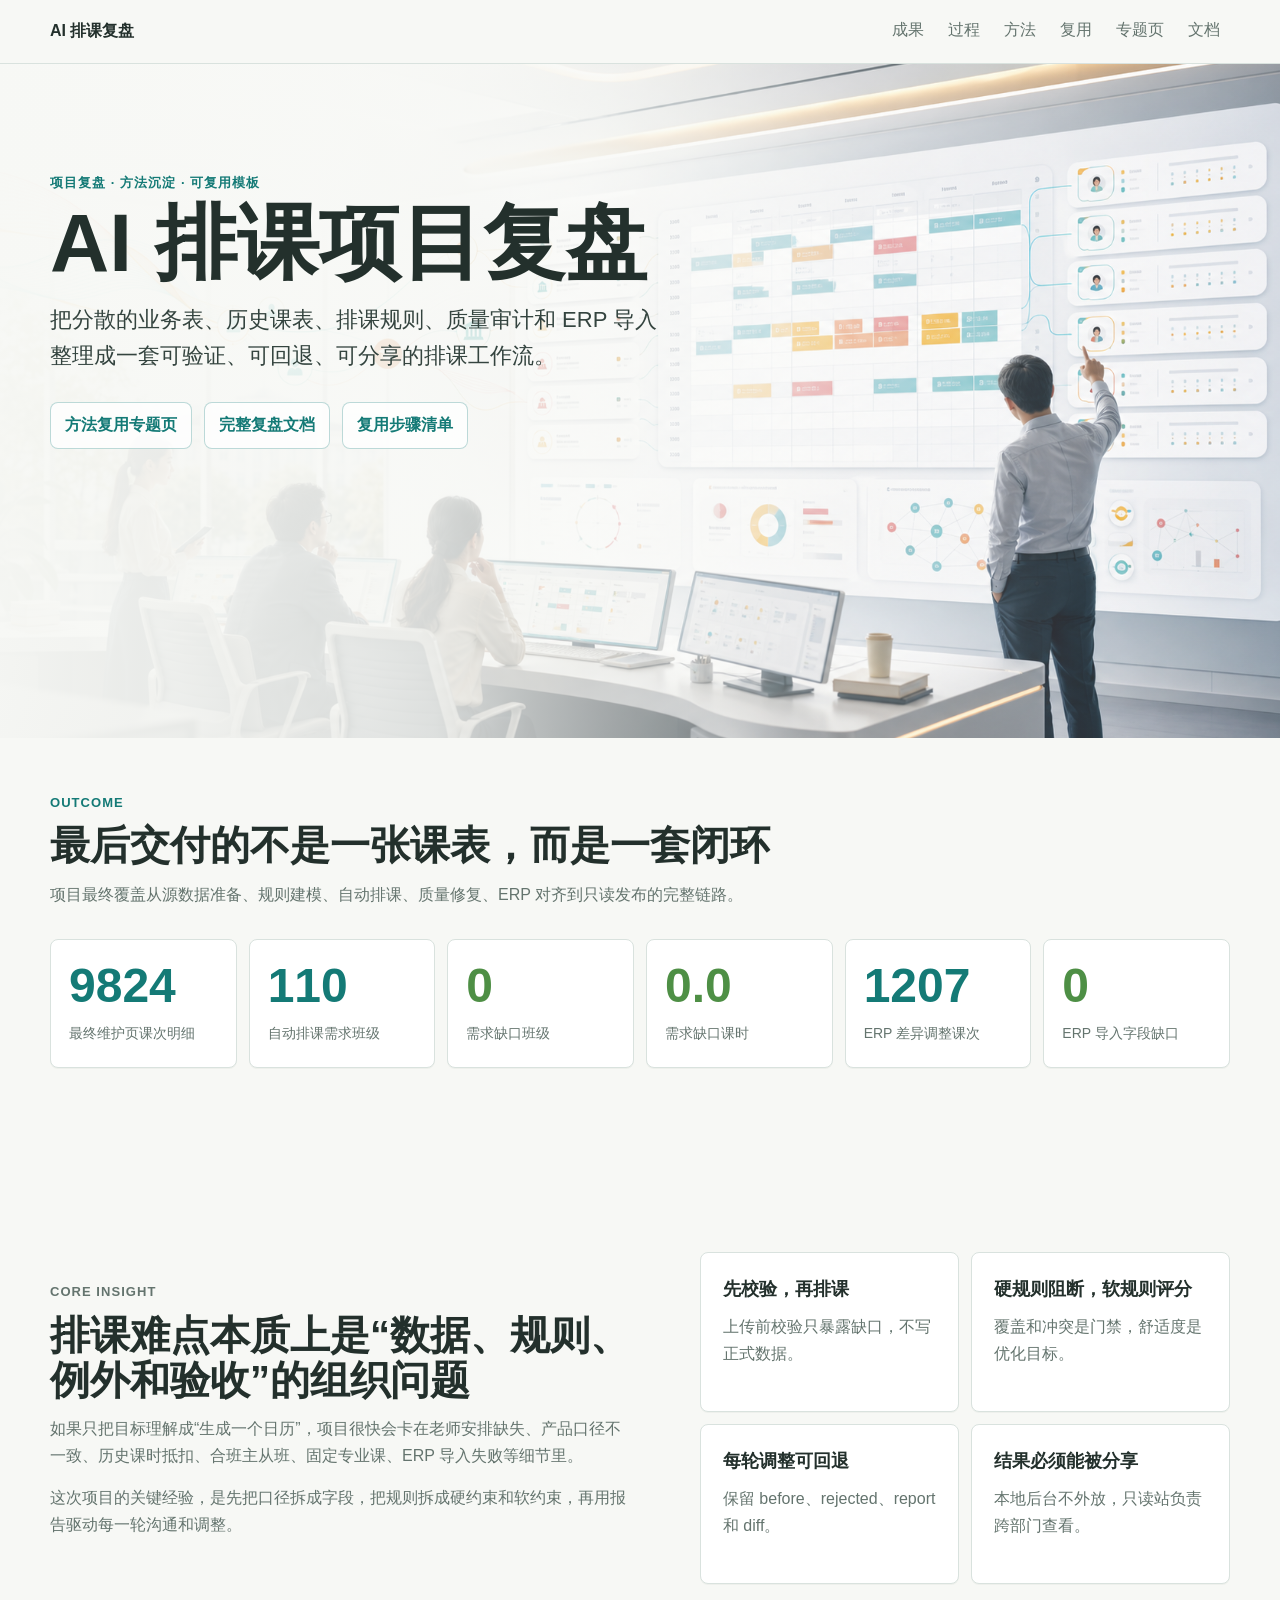
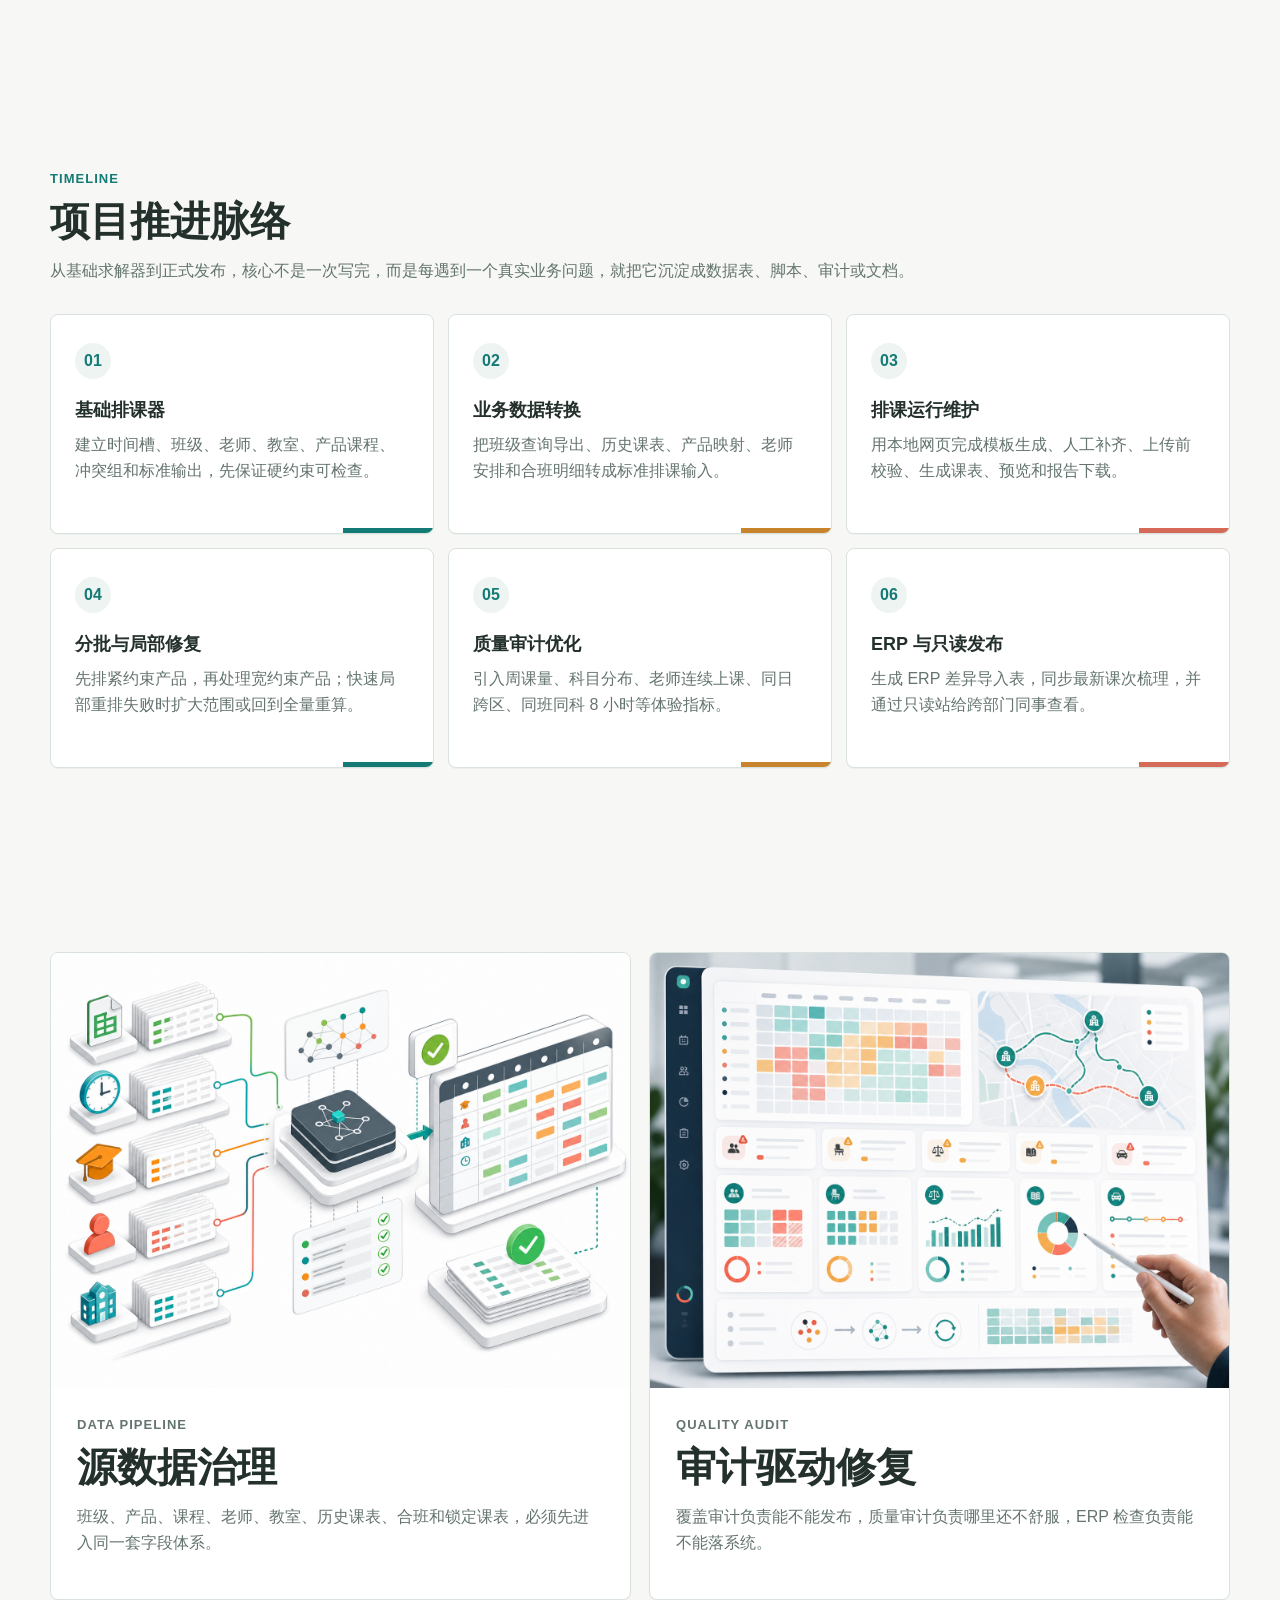
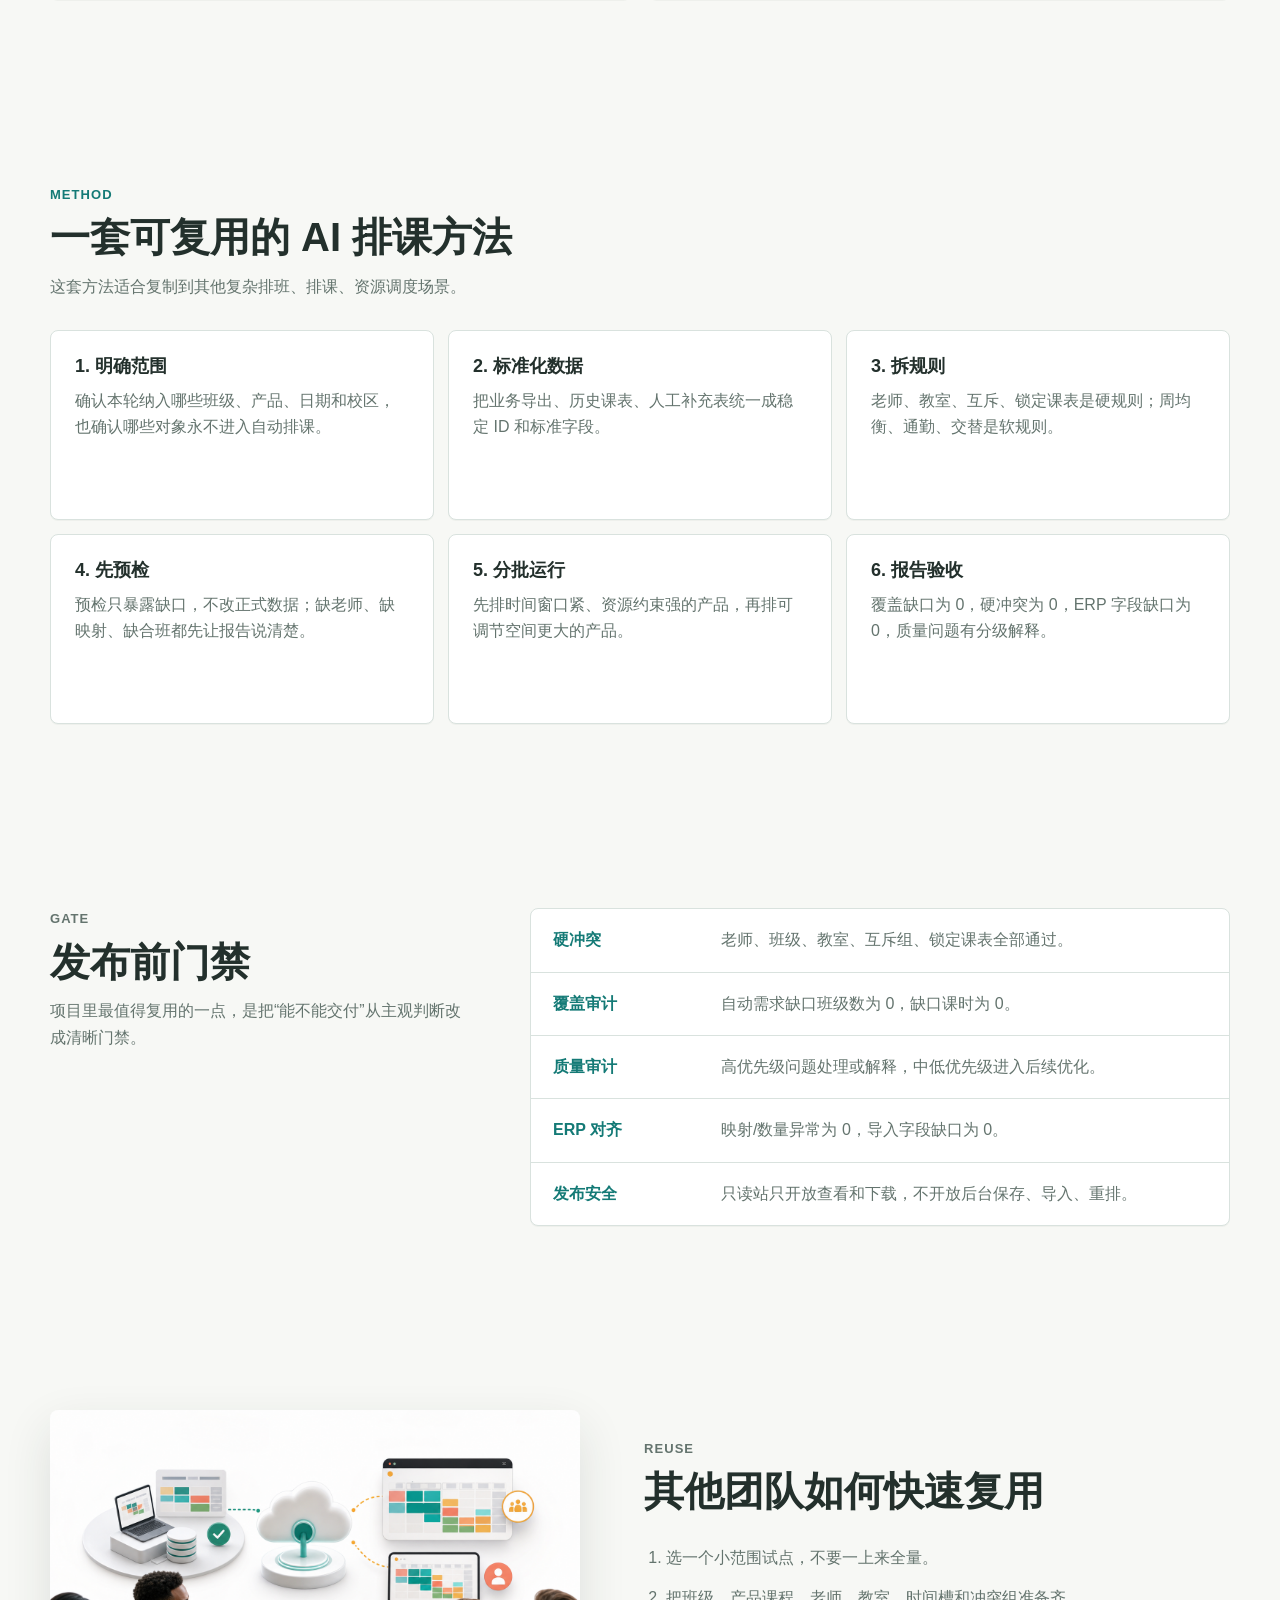
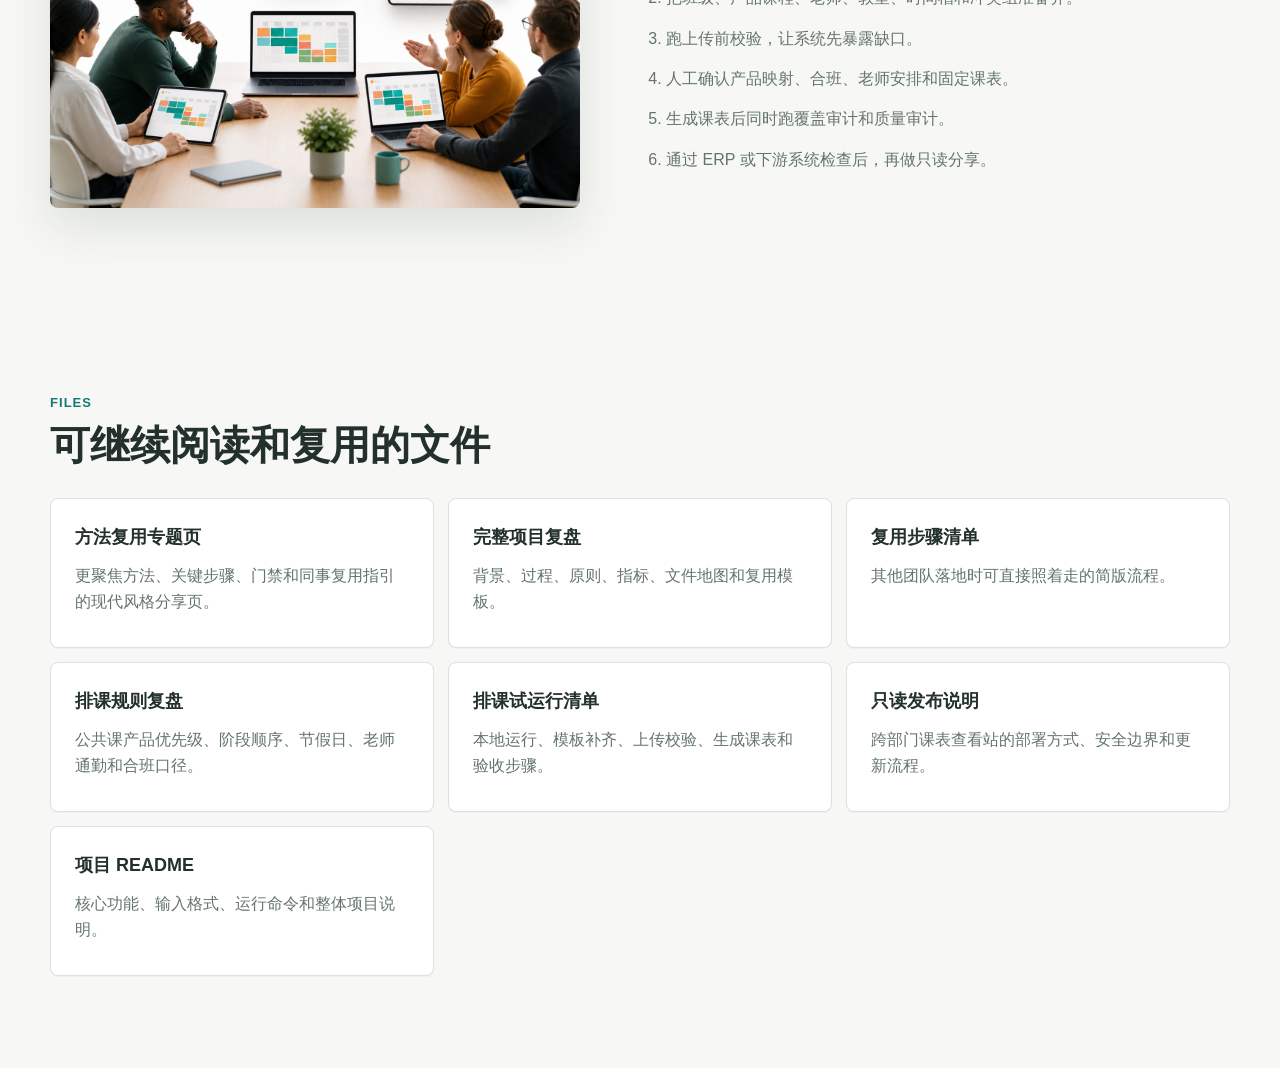
<file: share/ai-scheduling-project/index.html>
<!doctype html>
<html lang="zh-CN">
<head>
  <meta charset="utf-8">
  <meta name="viewport" content="width=device-width, initial-scale=1">
  <title>AI 排课项目复盘</title>
  <meta name="description" content="AI 排课项目复盘、方法总结与复用手册。">
  <link rel="stylesheet" href="styles.css">
</head>
<body>
  <header class="top-nav" aria-label="页面导航">
    <a class="brand" href="#top">AI 排课复盘</a>
    <nav>
      <a href="#outcome">成果</a>
      <a href="#timeline">过程</a>
      <a href="#method">方法</a>
      <a href="#reuse">复用</a>
      <a href="method-reuse.html">专题页</a>
      <a href="#files">文档</a>
    </nav>
  </header>

  <main id="top">
    <section class="hero">
      <img src="assets/hero-command-center.png" alt="AI 排课项目协同指挥中心示意图">
      <div class="hero-overlay"></div>
      <div class="hero-content">
        <p class="eyebrow">项目复盘 · 方法沉淀 · 可复用模板</p>
        <h1>AI 排课项目复盘</h1>
        <p class="hero-lead">把分散的业务表、历史课表、排课规则、质量审计和 ERP 导入整理成一套可验证、可回退、可分享的排课工作流。</p>
        <div class="hero-links" aria-label="核心文档">
          <a href="method-reuse.html">方法复用专题页</a>
          <a href="../../docs/ai-scheduling-project-retrospective.md">完整复盘文档</a>
          <a href="../../docs/ai-scheduling-reuse-playbook.md">复用步骤清单</a>
        </div>
      </div>
    </section>

    <section id="outcome" class="section compact">
      <div class="section-heading">
        <p class="eyebrow">Outcome</p>
        <h2>最后交付的不是一张课表，而是一套闭环</h2>
        <p>项目最终覆盖从源数据准备、规则建模、自动排课、质量修复、ERP 对齐到只读发布的完整链路。</p>
      </div>
      <div class="metric-grid">
        <article class="metric">
          <strong>9824</strong>
          <span>最终维护页课次明细</span>
        </article>
        <article class="metric">
          <strong>110</strong>
          <span>自动排课需求班级</span>
        </article>
        <article class="metric success">
          <strong>0</strong>
          <span>需求缺口班级</span>
        </article>
        <article class="metric success">
          <strong>0.0</strong>
          <span>需求缺口课时</span>
        </article>
        <article class="metric">
          <strong>1207</strong>
          <span>ERP 差异调整课次</span>
        </article>
        <article class="metric success">
          <strong>0</strong>
          <span>ERP 导入字段缺口</span>
        </article>
      </div>
    </section>

    <section class="section split">
      <div>
        <p class="eyebrow">Core Insight</p>
        <h2>排课难点本质上是“数据、规则、例外和验收”的组织问题</h2>
        <p>如果只把目标理解成“生成一个日历”，项目很快会卡在老师安排缺失、产品口径不一致、历史课时抵扣、合班主从班、固定专业课、ERP 导入失败等细节里。</p>
        <p>这次项目的关键经验，是先把口径拆成字段，把规则拆成硬约束和软约束，再用报告驱动每一轮沟通和调整。</p>
      </div>
      <aside class="principle-list" aria-label="核心原则">
        <div>
          <strong>先校验，再排课</strong>
          <span>上传前校验只暴露缺口，不写正式数据。</span>
        </div>
        <div>
          <strong>硬规则阻断，软规则评分</strong>
          <span>覆盖和冲突是门禁，舒适度是优化目标。</span>
        </div>
        <div>
          <strong>每轮调整可回退</strong>
          <span>保留 before、rejected、report 和 diff。</span>
        </div>
        <div>
          <strong>结果必须能被分享</strong>
          <span>本地后台不外放，只读站负责跨部门查看。</span>
        </div>
      </aside>
    </section>

    <section id="timeline" class="section">
      <div class="section-heading">
        <p class="eyebrow">Timeline</p>
        <h2>项目推进脉络</h2>
        <p>从基础求解器到正式发布，核心不是一次写完，而是每遇到一个真实业务问题，就把它沉淀成数据表、脚本、审计或文档。</p>
      </div>
      <div class="timeline">
        <article>
          <span>01</span>
          <h3>基础排课器</h3>
          <p>建立时间槽、班级、老师、教室、产品课程、冲突组和标准输出，先保证硬约束可检查。</p>
        </article>
        <article>
          <span>02</span>
          <h3>业务数据转换</h3>
          <p>把班级查询导出、历史课表、产品映射、老师安排和合班明细转成标准排课输入。</p>
        </article>
        <article>
          <span>03</span>
          <h3>排课运行维护</h3>
          <p>用本地网页完成模板生成、人工补齐、上传前校验、生成课表、预览和报告下载。</p>
        </article>
        <article>
          <span>04</span>
          <h3>分批与局部修复</h3>
          <p>先排紧约束产品，再处理宽约束产品；快速局部重排失败时扩大范围或回到全量重算。</p>
        </article>
        <article>
          <span>05</span>
          <h3>质量审计优化</h3>
          <p>引入周课量、科目分布、老师连续上课、同日跨区、同班同科 8 小时等体验指标。</p>
        </article>
        <article>
          <span>06</span>
          <h3>ERP 与只读发布</h3>
          <p>生成 ERP 差异导入表，同步最新课次梳理，并通过只读站给跨部门同事查看。</p>
        </article>
      </div>
    </section>

    <section class="section visual-row">
      <article>
        <img src="assets/data-pipeline.png" alt="源数据进入排课规则引擎的示意图">
        <div>
          <p class="eyebrow">Data Pipeline</p>
          <h2>源数据治理</h2>
          <p>班级、产品、课程、老师、教室、历史课表、合班和锁定课表，必须先进入同一套字段体系。</p>
        </div>
      </article>
      <article>
        <img src="assets/audit-dashboard.png" alt="课表质量审计仪表盘示意图">
        <div>
          <p class="eyebrow">Quality Audit</p>
          <h2>审计驱动修复</h2>
          <p>覆盖审计负责能不能发布，质量审计负责哪里还不舒服，ERP 检查负责能不能落系统。</p>
        </div>
      </article>
    </section>

    <section id="method" class="section">
      <div class="section-heading">
        <p class="eyebrow">Method</p>
        <h2>一套可复用的 AI 排课方法</h2>
        <p>这套方法适合复制到其他复杂排班、排课、资源调度场景。</p>
      </div>
      <div class="method-grid">
        <article>
          <h3>1. 明确范围</h3>
          <p>确认本轮纳入哪些班级、产品、日期和校区，也确认哪些对象永不进入自动排课。</p>
        </article>
        <article>
          <h3>2. 标准化数据</h3>
          <p>把业务导出、历史课表、人工补充表统一成稳定 ID 和标准字段。</p>
        </article>
        <article>
          <h3>3. 拆规则</h3>
          <p>老师、教室、互斥、锁定课表是硬规则；周均衡、通勤、交替是软规则。</p>
        </article>
        <article>
          <h3>4. 先预检</h3>
          <p>预检只暴露缺口，不改正式数据；缺老师、缺映射、缺合班都先让报告说清楚。</p>
        </article>
        <article>
          <h3>5. 分批运行</h3>
          <p>先排时间窗口紧、资源约束强的产品，再排可调节空间更大的产品。</p>
        </article>
        <article>
          <h3>6. 报告验收</h3>
          <p>覆盖缺口为 0，硬冲突为 0，ERP 字段缺口为 0，质量问题有分级解释。</p>
        </article>
      </div>
    </section>

    <section class="section gate-section">
      <div>
        <p class="eyebrow">Gate</p>
        <h2>发布前门禁</h2>
        <p>项目里最值得复用的一点，是把“能不能交付”从主观判断改成清晰门禁。</p>
      </div>
      <div class="gate-table" role="table" aria-label="发布前门禁">
        <div role="row">
          <strong role="cell">硬冲突</strong>
          <span role="cell">老师、班级、教室、互斥组、锁定课表全部通过。</span>
        </div>
        <div role="row">
          <strong role="cell">覆盖审计</strong>
          <span role="cell">自动需求缺口班级数为 0，缺口课时为 0。</span>
        </div>
        <div role="row">
          <strong role="cell">质量审计</strong>
          <span role="cell">高优先级问题处理或解释，中低优先级进入后续优化。</span>
        </div>
        <div role="row">
          <strong role="cell">ERP 对齐</strong>
          <span role="cell">映射/数量异常为 0，导入字段缺口为 0。</span>
        </div>
        <div role="row">
          <strong role="cell">发布安全</strong>
          <span role="cell">只读站只开放查看和下载，不开放后台保存、导入、重排。</span>
        </div>
      </div>
    </section>

    <section id="reuse" class="section split reverse">
      <img class="share-image" src="assets/share-collaboration.png" alt="团队通过只读网页分享课表结果示意图">
      <div>
        <p class="eyebrow">Reuse</p>
        <h2>其他团队如何快速复用</h2>
        <ol class="reuse-list">
          <li>选一个小范围试点，不要一上来全量。</li>
          <li>把班级、产品课程、老师、教室、时间槽和冲突组准备齐。</li>
          <li>跑上传前校验，让系统先暴露缺口。</li>
          <li>人工确认产品映射、合班、老师安排和固定课表。</li>
          <li>生成课表后同时跑覆盖审计和质量审计。</li>
          <li>通过 ERP 或下游系统检查后，再做只读分享。</li>
        </ol>
      </div>
    </section>

    <section id="files" class="section">
      <div class="section-heading">
        <p class="eyebrow">Files</p>
        <h2>可继续阅读和复用的文件</h2>
      </div>
      <div class="file-grid">
        <a href="method-reuse.html">
          <strong>方法复用专题页</strong>
          <span>更聚焦方法、关键步骤、门禁和同事复用指引的现代风格分享页。</span>
        </a>
        <a href="../../docs/ai-scheduling-project-retrospective.md">
          <strong>完整项目复盘</strong>
          <span>背景、过程、原则、指标、文件地图和复用模板。</span>
        </a>
        <a href="../../docs/ai-scheduling-reuse-playbook.md">
          <strong>复用步骤清单</strong>
          <span>其他团队落地时可直接照着走的简版流程。</span>
        </a>
        <a href="../../SCHEDULING_RULES_REVIEW_20260524.md">
          <strong>排课规则复盘</strong>
          <span>公共课产品优先级、阶段顺序、节假日、老师通勤和合班口径。</span>
        </a>
        <a href="../../LAUNCH_CHECKLIST.md">
          <strong>排课试运行清单</strong>
          <span>本地运行、模板补齐、上传校验、生成课表和验收步骤。</span>
        </a>
        <a href="../../PUBLIC_SCHEDULE_DEPLOY.md">
          <strong>只读发布说明</strong>
          <span>跨部门课表查看站的部署方式、安全边界和更新流程。</span>
        </a>
        <a href="../../README.md">
          <strong>项目 README</strong>
          <span>核心功能、输入格式、运行命令和整体项目说明。</span>
        </a>
      </div>
    </section>
  </main>
</body>
</html>
</file>
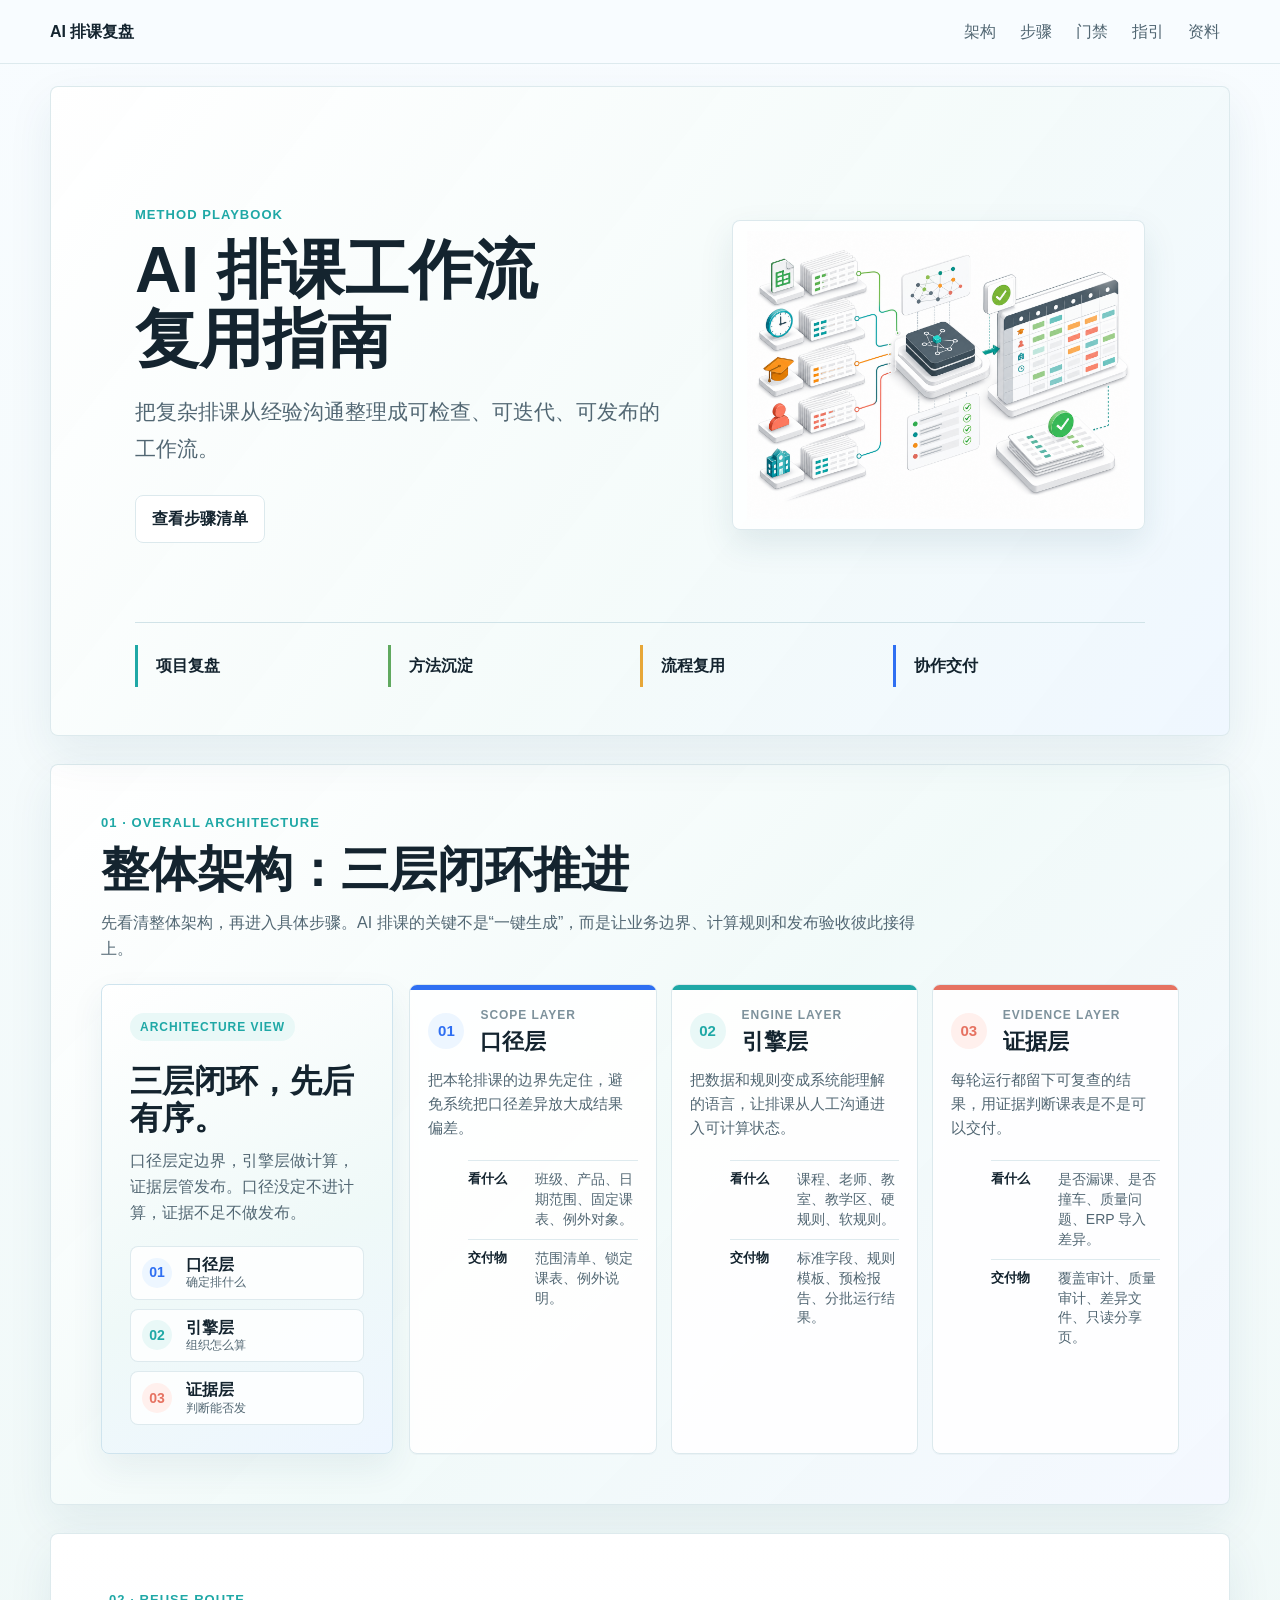
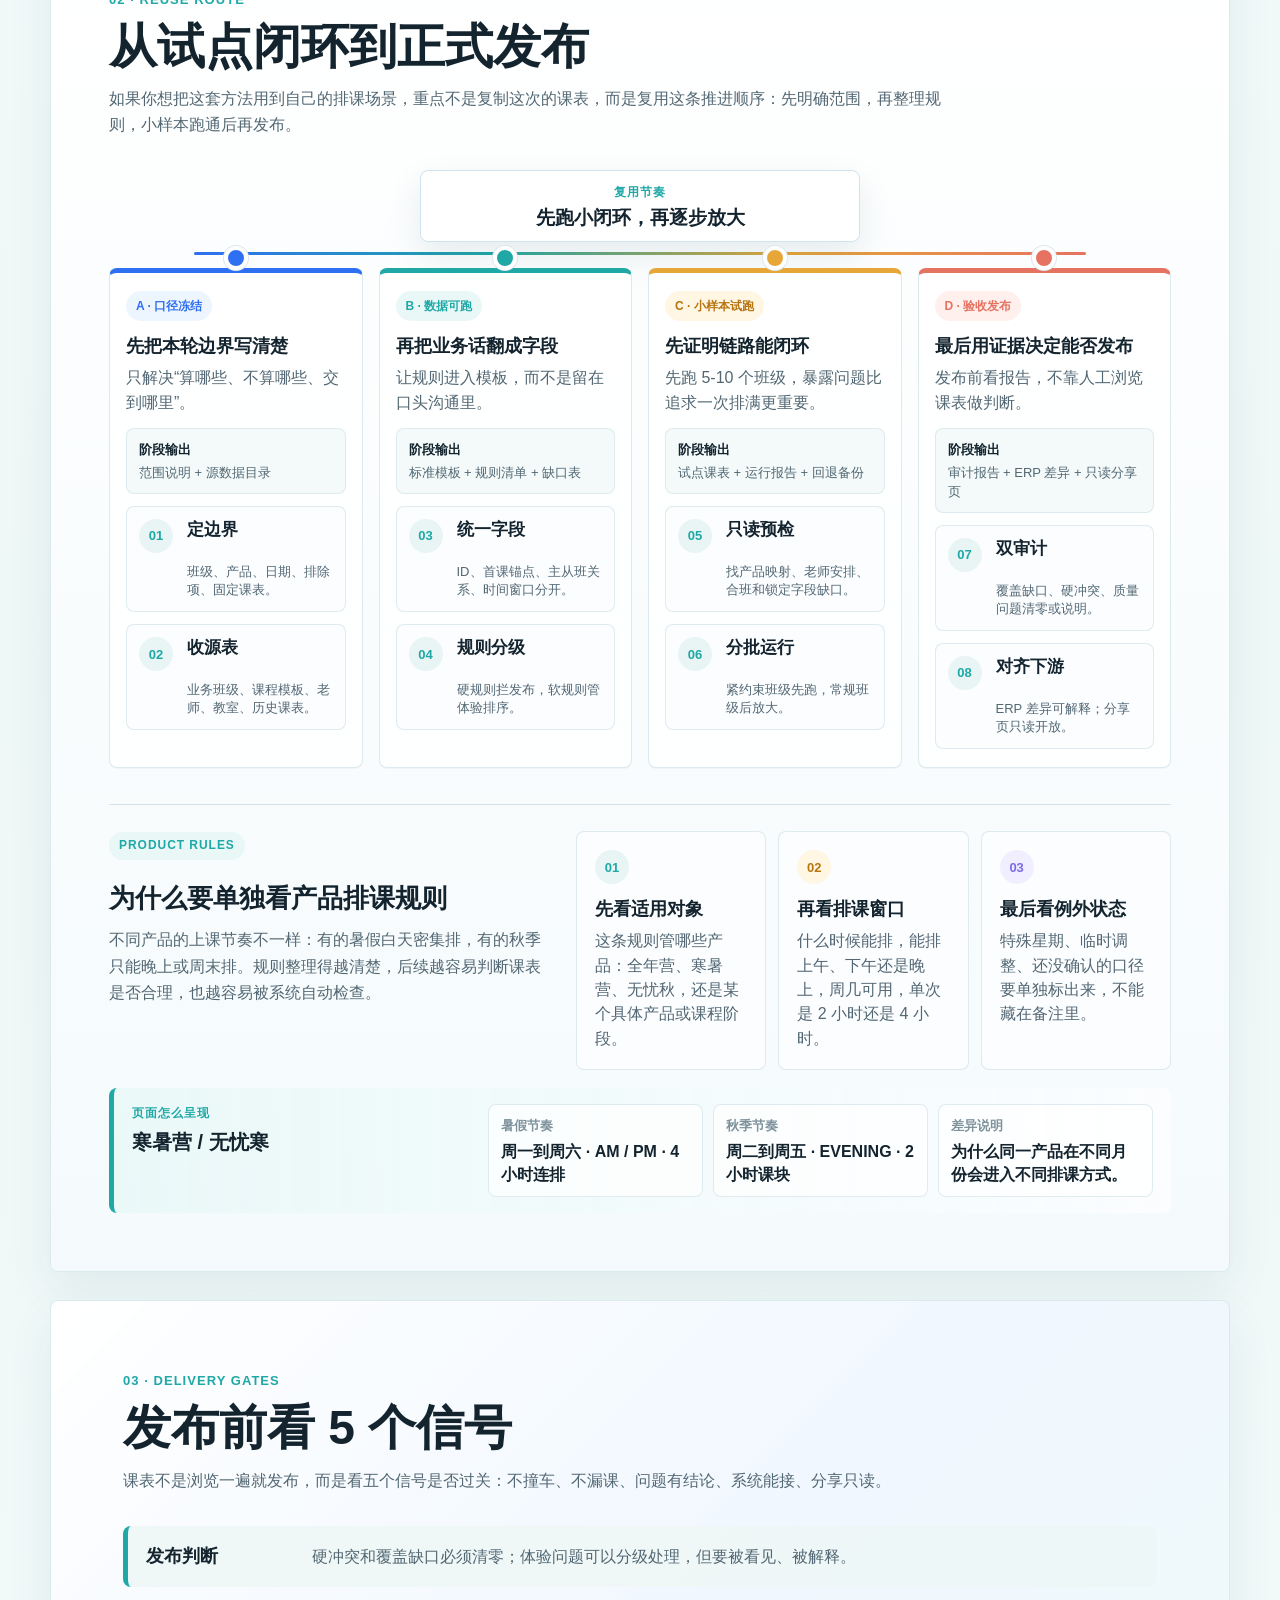
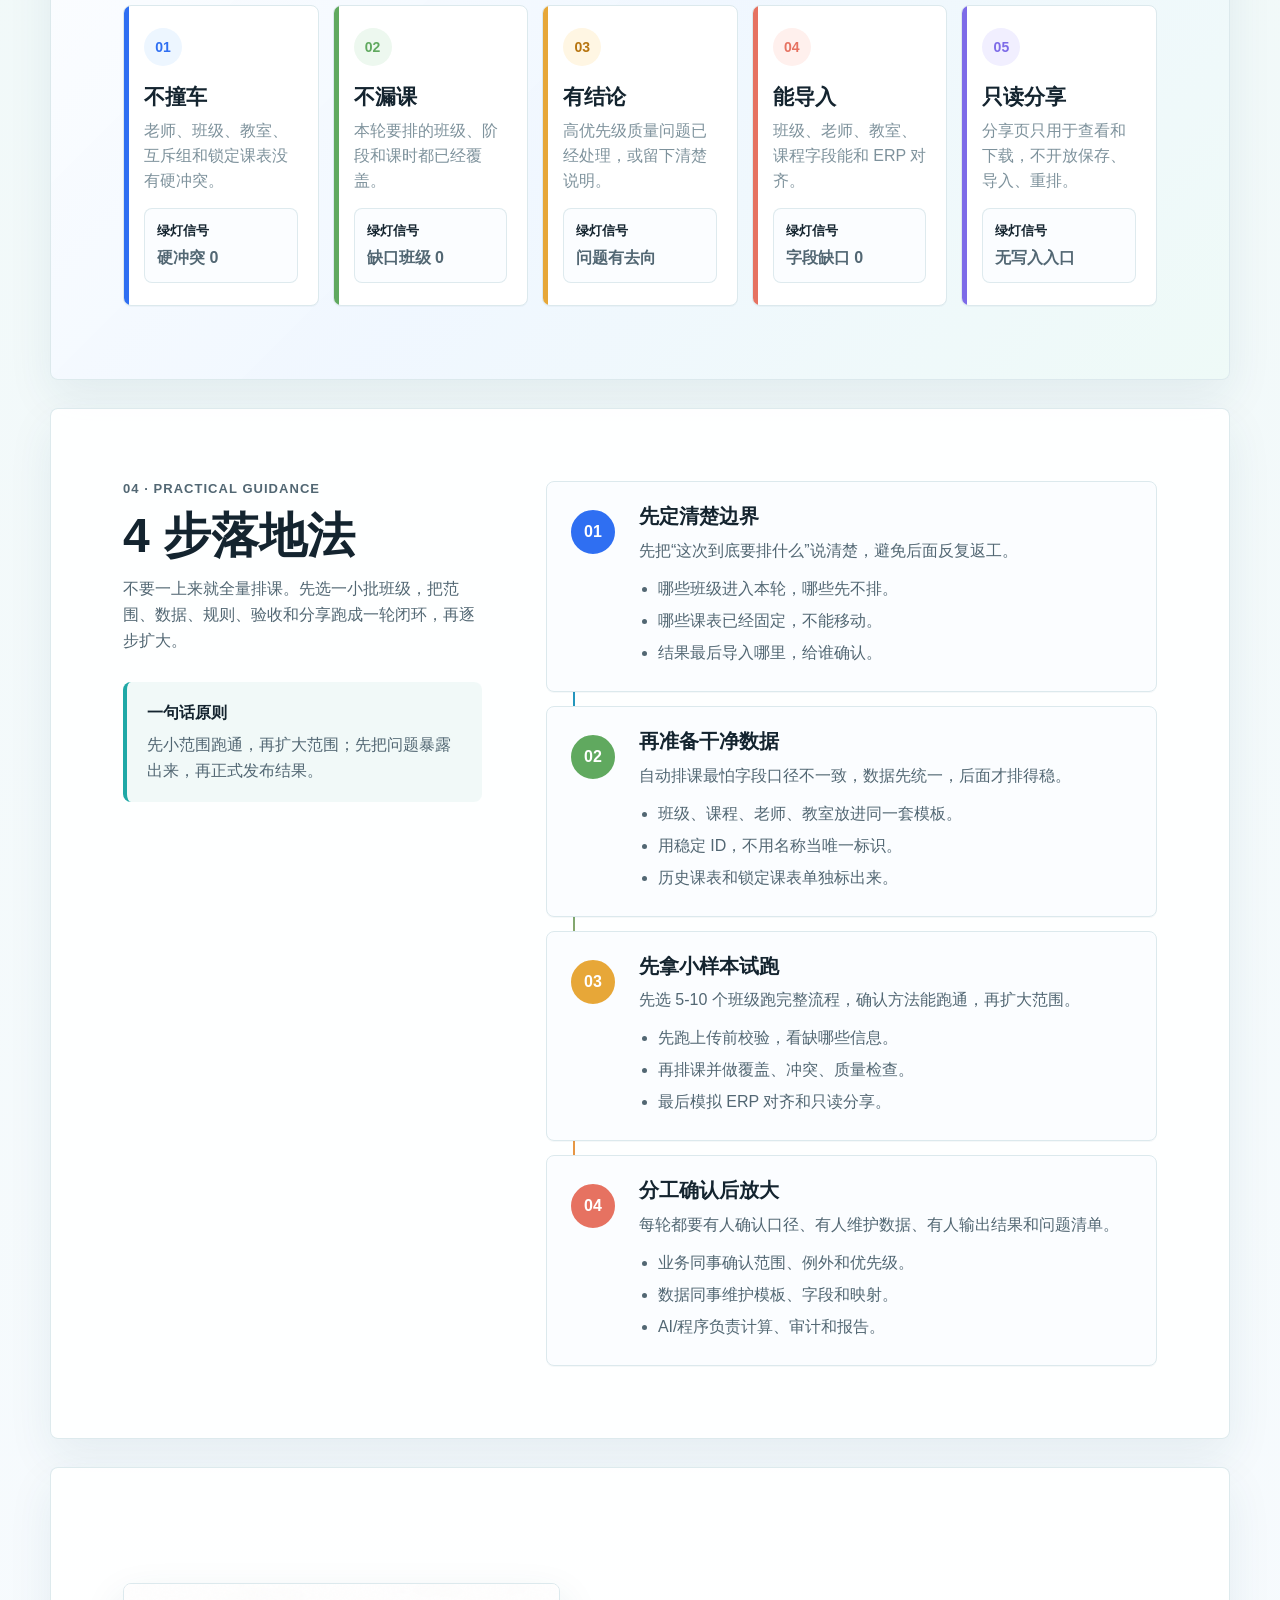
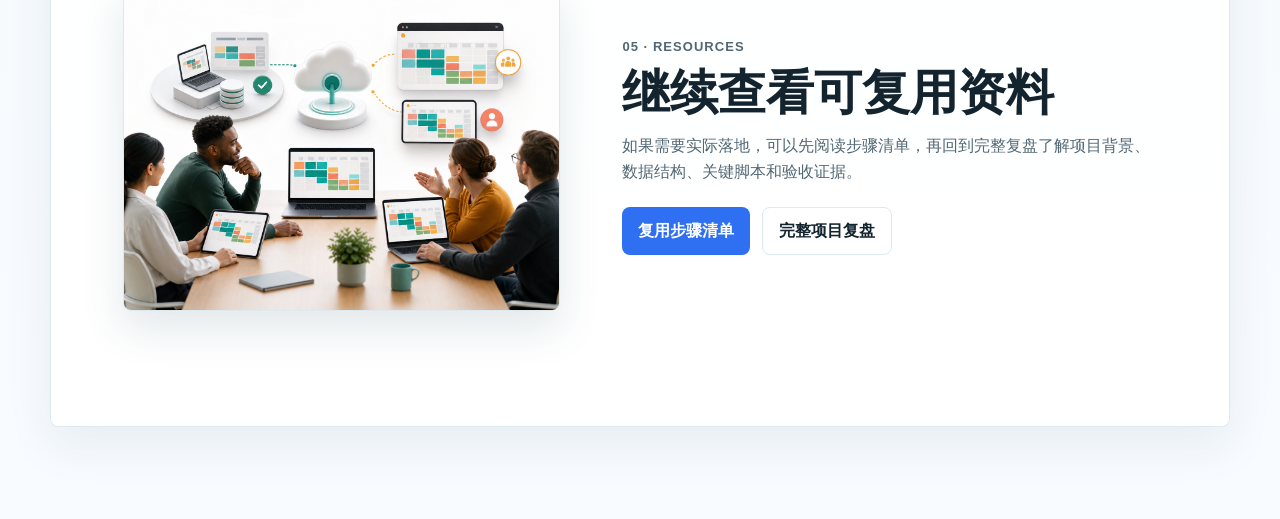
<file: share/ai-scheduling-project/method-reuse.html>
<!doctype html>
<html lang="zh-CN">
<head>
  <meta charset="utf-8">
  <meta name="viewport" content="width=device-width, initial-scale=1">
  <title>AI 排课工作流复用指南</title>
  <meta name="description" content="AI 排课整体架构与工作流推进框架。">
  <link rel="stylesheet" href="method-reuse.css">
</head>
<body>
  <header class="site-nav" aria-label="页面导航">
    <a class="brand" href="index.html">AI 排课复盘</a>
    <nav>
      <a href="#method">架构</a>
      <a href="#steps">步骤</a>
      <a href="#gates">门禁</a>
      <a href="#guide">指引</a>
      <a href="#resources">资料</a>
    </nav>
  </header>

  <main>
    <section class="hero">
      <img src="assets/data-pipeline.png" alt="AI 排课数据治理和规则引擎示意图">
      <div class="hero-shade"></div>
      <div class="hero-inner">
        <p class="kicker">Method Playbook</p>
        <h1><span>AI 排课工作流</span><span>复用指南</span></h1>
        <p class="lead">把复杂排课从经验沟通整理成可检查、可迭代、可发布的工作流。</p>
        <div class="hero-actions">
          <a href="../../docs/ai-scheduling-reuse-playbook.md">查看步骤清单</a>
        </div>
      </div>
      <div class="hero-strip" aria-label="方法摘要">
        <span>项目复盘</span>
        <span>方法沉淀</span>
        <span>流程复用</span>
        <span>协作交付</span>
      </div>
    </section>

    <section id="method" class="section method-map">
      <div class="section-title architecture-title">
        <p class="kicker">01 · Overall Architecture</p>
        <h2>整体架构：三层闭环推进</h2>
        <p>先看清整体架构，再进入具体步骤。AI 排课的关键不是“一键生成”，而是让业务边界、计算规则和发布验收彼此接得上。</p>
      </div>

      <div class="architecture-board">
        <aside class="architecture-overview" aria-label="AI 排课整体架构总览">
          <div>
            <span class="architecture-eyebrow">Architecture View</span>
            <h3>三层闭环，先后有序。</h3>
            <p>口径层定边界，引擎层做计算，证据层管发布。口径没定不进计算，证据不足不做发布。</p>
          </div>

          <div class="architecture-axis" aria-label="三层架构主线">
            <article>
              <b>01</b>
              <strong>口径层</strong>
              <span>确定排什么</span>
            </article>
            <article>
              <b>02</b>
              <strong>引擎层</strong>
              <span>组织怎么算</span>
            </article>
            <article>
              <b>03</b>
              <strong>证据层</strong>
              <span>判断能否发</span>
            </article>
          </div>

        </aside>

        <div class="architecture-layers" aria-label="AI 排课整体架构三层">
          <article class="architecture-layer">
            <div class="layer-head">
              <span class="layer-index">01</span>
              <div>
                <small>Scope Layer</small>
                <h3>口径层</h3>
              </div>
            </div>
            <p>把本轮排课的边界先定住，避免系统把口径差异放大成结果偏差。</p>
            <ul class="layer-list">
              <li><b>看什么</b><span>班级、产品、日期范围、固定课表、例外对象。</span></li>
              <li><b>交付物</b><span>范围清单、锁定课表、例外说明。</span></li>
            </ul>
          </article>
          <article class="architecture-layer">
            <div class="layer-head">
              <span class="layer-index">02</span>
              <div>
                <small>Engine Layer</small>
                <h3>引擎层</h3>
              </div>
            </div>
            <p>把数据和规则变成系统能理解的语言，让排课从人工沟通进入可计算状态。</p>
            <ul class="layer-list">
              <li><b>看什么</b><span>课程、老师、教室、教学区、硬规则、软规则。</span></li>
              <li><b>交付物</b><span>标准字段、规则模板、预检报告、分批运行结果。</span></li>
            </ul>
          </article>
          <article class="architecture-layer">
            <div class="layer-head">
              <span class="layer-index">03</span>
              <div>
                <small>Evidence Layer</small>
                <h3>证据层</h3>
              </div>
            </div>
            <p>每轮运行都留下可复查的结果，用证据判断课表是不是可以交付。</p>
            <ul class="layer-list">
              <li><b>看什么</b><span>是否漏课、是否撞车、质量问题、ERP 导入差异。</span></li>
              <li><b>交付物</b><span>覆盖审计、质量审计、差异文件、只读分享页。</span></li>
            </ul>
          </article>
        </div>
      </div>
    </section>

    <section id="steps" class="section steps-section">
      <div class="section-title">
        <p class="kicker">02 · Reuse Route</p>
        <h2>从试点闭环到正式发布</h2>
        <p>如果你想把这套方法用到自己的排课场景，重点不是复制这次的课表，而是复用这条推进顺序：先明确范围，再整理规则，小样本跑通后再发布。</p>
      </div>

      <div class="route-map" aria-label="AI 排课复用流程图">
        <div class="route-center">
          <span>复用节奏</span>
          <strong>先跑小闭环，再逐步放大</strong>
        </div>
        <article class="route-stage stage-1">
          <header>
            <span class="stage-label">A · 口径冻结</span>
            <h3>先把本轮边界写清楚</h3>
            <p>只解决“算哪些、不算哪些、交到哪里”。</p>
          </header>
          <div class="route-node"><b>01</b><strong>定边界</strong><small>班级、产品、日期、排除项、固定课表。</small></div>
          <div class="route-node"><b>02</b><strong>收源表</strong><small>业务班级、课程模板、老师、教室、历史课表。</small></div>
          <div class="route-output"><b>阶段输出</b><span>范围说明 + 源数据目录</span></div>
        </article>
        <article class="route-stage stage-2">
          <header>
            <span class="stage-label">B · 数据可跑</span>
            <h3>再把业务话翻成字段</h3>
            <p>让规则进入模板，而不是留在口头沟通里。</p>
          </header>
          <div class="route-node"><b>03</b><strong>统一字段</strong><small>ID、首课锚点、主从班关系、时间窗口分开。</small></div>
          <div class="route-node"><b>04</b><strong>规则分级</strong><small>硬规则拦发布，软规则管体验排序。</small></div>
          <div class="route-output"><b>阶段输出</b><span>标准模板 + 规则清单 + 缺口表</span></div>
        </article>
        <article class="route-stage stage-3">
          <header>
            <span class="stage-label">C · 小样本试跑</span>
            <h3>先证明链路能闭环</h3>
            <p>先跑 5-10 个班级，暴露问题比追求一次排满更重要。</p>
          </header>
          <div class="route-node"><b>05</b><strong>只读预检</strong><small>找产品映射、老师安排、合班和锁定字段缺口。</small></div>
          <div class="route-node"><b>06</b><strong>分批运行</strong><small>紧约束班级先跑，常规班级后放大。</small></div>
          <div class="route-output"><b>阶段输出</b><span>试点课表 + 运行报告 + 回退备份</span></div>
        </article>
        <article class="route-stage stage-4">
          <header>
            <span class="stage-label">D · 验收发布</span>
            <h3>最后用证据决定能否发布</h3>
            <p>发布前看报告，不靠人工浏览课表做判断。</p>
          </header>
          <div class="route-node"><b>07</b><strong>双审计</strong><small>覆盖缺口、硬冲突、质量问题清零或说明。</small></div>
          <div class="route-node"><b>08</b><strong>对齐下游</strong><small>ERP 差异可解释；分享页只读开放。</small></div>
          <div class="route-output"><b>阶段输出</b><span>审计报告 + ERP 差异 + 只读分享页</span></div>
        </article>
      </div>

      <div class="product-rules-panel" aria-label="产品排课规则整理与呈现方式">
        <div class="product-rules-copy">
          <span class="architecture-eyebrow">Product Rules</span>
          <h3>为什么要单独看产品排课规则</h3>
          <p>不同产品的上课节奏不一样：有的暑假白天密集排，有的秋季只能晚上或周末排。规则整理得越清楚，后续越容易判断课表是否合理，也越容易被系统自动检查。</p>
        </div>

        <div class="product-rules-steps">
          <article>
            <b>01</b>
            <strong>先看适用对象</strong>
            <span>这条规则管哪些产品：全年营、寒暑营、无忧秋，还是某个具体产品或课程阶段。</span>
          </article>
          <article>
            <b>02</b>
            <strong>再看排课窗口</strong>
            <span>什么时候能排，能排上午、下午还是晚上，周几可用，单次是 2 小时还是 4 小时。</span>
          </article>
          <article>
            <b>03</b>
            <strong>最后看例外状态</strong>
            <span>特殊星期、临时调整、还没确认的口径要单独标出来，不能藏在备注里。</span>
          </article>
        </div>

        <div class="product-rule-example" aria-label="产品排课规则展示示例">
          <div class="product-rule-head">
            <span>页面怎么呈现</span>
            <strong>寒暑营 / 无忧寒</strong>
          </div>
          <div class="product-rule-rows">
            <div>
              <span>暑假节奏</span>
              <b>周一到周六 · AM / PM · 4 小时连排</b>
            </div>
            <div>
              <span>秋季节奏</span>
              <b>周二到周五 · EVENING · 2 小时课块</b>
            </div>
            <div>
              <span>差异说明</span>
              <b>为什么同一产品在不同月份会进入不同排课方式。</b>
            </div>
          </div>
        </div>
      </div>
    </section>

    <section id="gates" class="section gate-panel">
      <div class="section-title">
        <p class="kicker">03 · Delivery Gates</p>
        <h2>发布前看 5 个信号</h2>
        <p>课表不是浏览一遍就发布，而是看五个信号是否过关：不撞车、不漏课、问题有结论、系统能接、分享只读。</p>
      </div>
      <div class="gate-summary">
        <strong>发布判断</strong>
        <span>硬冲突和覆盖缺口必须清零；体验问题可以分级处理，但要被看见、被解释。</span>
      </div>
      <div class="gate-grid">
        <article>
          <span class="gate-index">01</span>
          <h3>不撞车</h3>
          <p>老师、班级、教室、互斥组和锁定课表没有硬冲突。</p>
          <div class="gate-pass"><b>绿灯信号</b><span>硬冲突 0</span></div>
        </article>
        <article>
          <span class="gate-index">02</span>
          <h3>不漏课</h3>
          <p>本轮要排的班级、阶段和课时都已经覆盖。</p>
          <div class="gate-pass"><b>绿灯信号</b><span>缺口班级 0</span></div>
        </article>
        <article>
          <span class="gate-index">03</span>
          <h3>有结论</h3>
          <p>高优先级质量问题已经处理，或留下清楚说明。</p>
          <div class="gate-pass"><b>绿灯信号</b><span>问题有去向</span></div>
        </article>
        <article>
          <span class="gate-index">04</span>
          <h3>能导入</h3>
          <p>班级、老师、教室、课程字段能和 ERP 对齐。</p>
          <div class="gate-pass"><b>绿灯信号</b><span>字段缺口 0</span></div>
        </article>
        <article>
          <span class="gate-index">05</span>
          <h3>只读分享</h3>
          <p>分享页只用于查看和下载，不开放保存、导入、重排。</p>
          <div class="gate-pass"><b>绿灯信号</b><span>无写入入口</span></div>
        </article>
      </div>
    </section>

    <section id="guide" class="section guide-section">
      <div class="guide-copy">
        <p class="kicker">04 · Practical Guidance</p>
        <h2>4 步落地法</h2>
        <p>不要一上来就全量排课。先选一小批班级，把范围、数据、规则、验收和分享跑成一轮闭环，再逐步扩大。</p>
        <div class="guide-principle">
          <strong>一句话原则</strong>
          <span>先小范围跑通，再扩大范围；先把问题暴露出来，再正式发布结果。</span>
        </div>
      </div>
      <div class="guide-flow" aria-label="AI 排课落地步骤">
        <article>
          <span class="guide-index">01</span>
          <div>
            <h3>先定清楚边界</h3>
            <p>先把“这次到底要排什么”说清楚，避免后面反复返工。</p>
            <ul>
              <li>哪些班级进入本轮，哪些先不排。</li>
              <li>哪些课表已经固定，不能移动。</li>
              <li>结果最后导入哪里，给谁确认。</li>
            </ul>
          </div>
        </article>
        <article>
          <span class="guide-index">02</span>
          <div>
            <h3>再准备干净数据</h3>
            <p>自动排课最怕字段口径不一致，数据先统一，后面才排得稳。</p>
            <ul>
              <li>班级、课程、老师、教室放进同一套模板。</li>
              <li>用稳定 ID，不用名称当唯一标识。</li>
              <li>历史课表和锁定课表单独标出来。</li>
            </ul>
          </div>
        </article>
        <article>
          <span class="guide-index">03</span>
          <div>
            <h3>先拿小样本试跑</h3>
            <p>先选 5-10 个班级跑完整流程，确认方法能跑通，再扩大范围。</p>
            <ul>
              <li>先跑上传前校验，看缺哪些信息。</li>
              <li>再排课并做覆盖、冲突、质量检查。</li>
              <li>最后模拟 ERP 对齐和只读分享。</li>
            </ul>
          </div>
        </article>
        <article>
          <span class="guide-index">04</span>
          <div>
            <h3>分工确认后放大</h3>
            <p>每轮都要有人确认口径、有人维护数据、有人输出结果和问题清单。</p>
            <ul>
              <li>业务同事确认范围、例外和优先级。</li>
              <li>数据同事维护模板、字段和映射。</li>
              <li>AI/程序负责计算、审计和报告。</li>
            </ul>
          </div>
        </article>
      </div>
    </section>

    <section id="resources" class="section resource-cta">
      <img src="assets/share-collaboration.png" alt="团队查看 AI 排课方法资料的场景示意图">
      <div>
        <p class="kicker">05 · Resources</p>
        <h2>继续查看可复用资料</h2>
        <p>如果需要实际落地，可以先阅读步骤清单，再回到完整复盘了解项目背景、数据结构、关键脚本和验收证据。</p>
        <div class="resource-links">
          <a href="../../docs/ai-scheduling-reuse-playbook.md">复用步骤清单</a>
          <a href="../../docs/ai-scheduling-project-retrospective.md">完整项目复盘</a>
        </div>
      </div>
    </section>
  </main>
</body>
</html>
</file>
<file: share/ai-scheduling-project/styles.css>
:root {
  --paper: #f7f8f5;
  --surface: #ffffff;
  --surface-soft: #eef4f1;
  --ink: #23302c;
  --muted: #64746e;
  --line: #d9e2de;
  --teal: #147a76;
  --green: #4e8f45;
  --amber: #c8842d;
  --coral: #d66a58;
  --shadow: 0 18px 48px rgba(35, 48, 44, 0.12);
  --radius: 8px;
  --max: 1180px;
}

* {
  box-sizing: border-box;
}

html {
  scroll-behavior: smooth;
}

body {
  margin: 0;
  background: var(--paper);
  color: var(--ink);
  font-family: -apple-system, BlinkMacSystemFont, "Segoe UI", "Microsoft YaHei", sans-serif;
  line-height: 1.65;
  letter-spacing: 0;
}

a {
  color: inherit;
}

img {
  display: block;
  max-width: 100%;
}

.top-nav {
  position: sticky;
  top: 0;
  z-index: 10;
  height: 64px;
  display: flex;
  align-items: center;
  justify-content: space-between;
  gap: 20px;
  padding: 0 max(24px, calc((100vw - var(--max)) / 2));
  background: rgba(247, 248, 245, 0.94);
  border-bottom: 1px solid var(--line);
  backdrop-filter: blur(12px);
}

.brand {
  font-weight: 750;
  text-decoration: none;
  white-space: nowrap;
}

.top-nav nav {
  display: flex;
  align-items: center;
  gap: 4px;
}

.top-nav nav a {
  min-height: 36px;
  padding: 7px 10px;
  color: var(--muted);
  text-decoration: none;
  border-bottom: 2px solid transparent;
}

.top-nav nav a:hover {
  color: var(--ink);
  border-bottom-color: var(--teal);
}

.hero {
  position: relative;
  min-height: calc(82vh - 64px);
  overflow: hidden;
  background: var(--surface);
}

.hero > img {
  position: absolute;
  inset: 0;
  width: 100%;
  height: 100%;
  object-fit: cover;
  object-position: center;
}

.hero-overlay {
  position: absolute;
  inset: 0;
  background: linear-gradient(90deg, rgba(247, 248, 245, 0.98) 0%, rgba(247, 248, 245, 0.86) 34%, rgba(247, 248, 245, 0.28) 68%, rgba(247, 248, 245, 0.06) 100%);
}

.hero-content {
  position: relative;
  z-index: 1;
  width: min(720px, calc(100% - 40px));
  padding: clamp(82px, 12vh, 132px) 0 80px;
  margin: 0 auto;
  transform: translateX(calc((min(100vw, var(--max)) - min(720px, calc(100vw - 40px))) / -2));
}

.eyebrow {
  margin: 0 0 10px;
  color: var(--teal);
  font-size: 13px;
  font-weight: 760;
  text-transform: uppercase;
  letter-spacing: 0.08em;
}

h1,
h2,
h3,
p {
  margin-top: 0;
}

h1 {
  max-width: 620px;
  margin-bottom: 18px;
  font-size: clamp(44px, 7vw, 82px);
  line-height: 0.98;
  letter-spacing: 0;
}

h2 {
  margin-bottom: 14px;
  font-size: clamp(27px, 3.2vw, 40px);
  line-height: 1.12;
  letter-spacing: 0;
}

h3 {
  margin-bottom: 9px;
  font-size: 18px;
  line-height: 1.3;
  letter-spacing: 0;
}

.hero-lead {
  max-width: 610px;
  margin-bottom: 28px;
  color: #34443f;
  font-size: clamp(18px, 2vw, 22px);
}

.hero-links {
  display: flex;
  flex-wrap: wrap;
  gap: 12px;
}

.hero-links a,
.file-grid a {
  text-decoration: none;
}

.hero-links a {
  display: inline-flex;
  align-items: center;
  min-height: 42px;
  padding: 9px 14px;
  border: 1px solid rgba(20, 122, 118, 0.28);
  border-radius: var(--radius);
  background: rgba(255, 255, 255, 0.78);
  color: var(--teal);
  font-weight: 720;
}

.hero-links a:hover {
  border-color: var(--teal);
  background: var(--surface);
}

.section {
  width: min(var(--max), calc(100% - 40px));
  margin: 0 auto;
  padding: 92px 0;
}

.section.compact {
  padding-top: 54px;
}

.section-heading {
  max-width: 900px;
  margin-bottom: 30px;
}

.section-heading p:not(.eyebrow),
.split p,
.visual-row p,
.gate-section p {
  color: var(--muted);
}

.metric-grid {
  display: grid;
  grid-template-columns: repeat(6, minmax(0, 1fr));
  gap: 12px;
}

.metric,
.method-grid article,
.timeline article,
.file-grid a,
.principle-list div,
.gate-table,
.visual-row article {
  border: 1px solid var(--line);
  border-radius: var(--radius);
  background: var(--surface);
  box-shadow: 0 1px 0 rgba(35, 48, 44, 0.04);
}

.metric {
  min-height: 126px;
  padding: 22px 18px;
}

.metric strong {
  display: block;
  color: var(--teal);
  font-size: clamp(30px, 4vw, 48px);
  line-height: 1;
}

.metric span {
  display: block;
  margin-top: 12px;
  color: var(--muted);
  font-size: 14px;
}

.metric.success strong {
  color: var(--green);
}

.split {
  display: grid;
  grid-template-columns: minmax(0, 1.05fr) minmax(320px, 0.95fr);
  gap: clamp(28px, 5vw, 64px);
  align-items: center;
}

.split.reverse {
  grid-template-columns: minmax(320px, 0.95fr) minmax(0, 1.05fr);
}

.principle-list {
  display: grid;
  grid-template-columns: repeat(2, minmax(0, 1fr));
  gap: 12px;
}

.principle-list div {
  min-height: 160px;
  padding: 22px;
}

.principle-list strong,
.principle-list span,
.file-grid strong,
.file-grid span {
  display: block;
}

.principle-list strong {
  margin-bottom: 10px;
  font-size: 18px;
}

.principle-list span {
  color: var(--muted);
}

.timeline {
  display: grid;
  grid-template-columns: repeat(3, minmax(0, 1fr));
  gap: 14px;
}

.timeline article {
  position: relative;
  min-height: 220px;
  padding: 28px 24px 24px;
  overflow: hidden;
}

.timeline article::after {
  content: "";
  position: absolute;
  right: 0;
  bottom: 0;
  width: 90px;
  height: 5px;
  background: var(--teal);
}

.timeline article:nth-child(2)::after,
.timeline article:nth-child(5)::after {
  background: var(--amber);
}

.timeline article:nth-child(3)::after,
.timeline article:nth-child(6)::after {
  background: var(--coral);
}

.timeline span {
  display: inline-flex;
  align-items: center;
  justify-content: center;
  width: 36px;
  height: 36px;
  margin-bottom: 20px;
  border-radius: 50%;
  background: var(--surface-soft);
  color: var(--teal);
  font-weight: 780;
}

.timeline p,
.method-grid p {
  margin-bottom: 0;
  color: var(--muted);
}

.visual-row {
  display: grid;
  grid-template-columns: repeat(2, minmax(0, 1fr));
  gap: 18px;
}

.visual-row article {
  overflow: hidden;
}

.visual-row img {
  width: 100%;
  aspect-ratio: 4 / 3;
  object-fit: cover;
  background: var(--surface-soft);
}

.visual-row div {
  padding: 26px;
}

.method-grid {
  display: grid;
  grid-template-columns: repeat(3, minmax(0, 1fr));
  gap: 14px;
}

.method-grid article {
  min-height: 190px;
  padding: 24px;
}

.gate-section {
  display: grid;
  grid-template-columns: minmax(0, 0.75fr) minmax(360px, 1.25fr);
  gap: clamp(28px, 5vw, 60px);
  align-items: start;
}

.gate-table {
  overflow: hidden;
}

.gate-table div {
  display: grid;
  grid-template-columns: 150px minmax(0, 1fr);
  gap: 18px;
  padding: 18px 22px;
  border-bottom: 1px solid var(--line);
}

.gate-table div:last-child {
  border-bottom: 0;
}

.gate-table strong {
  color: var(--teal);
}

.gate-table span {
  color: var(--muted);
}

.share-image {
  width: 100%;
  aspect-ratio: 4 / 3;
  object-fit: cover;
  border-radius: var(--radius);
  box-shadow: var(--shadow);
}

.reuse-list {
  margin: 24px 0 0;
  padding-left: 22px;
}

.reuse-list li {
  padding: 7px 0;
  color: var(--muted);
}

.file-grid {
  display: grid;
  grid-template-columns: repeat(3, minmax(0, 1fr));
  gap: 14px;
}

.file-grid a {
  min-height: 150px;
  padding: 24px;
  transition: transform 160ms ease, border-color 160ms ease, box-shadow 160ms ease;
}

.file-grid a:hover {
  transform: translateY(-2px);
  border-color: rgba(20, 122, 118, 0.42);
  box-shadow: 0 14px 34px rgba(35, 48, 44, 0.1);
}

.file-grid strong {
  margin-bottom: 10px;
  font-size: 18px;
}

.file-grid span {
  color: var(--muted);
}

@media (max-width: 980px) {
  .top-nav {
    height: auto;
    min-height: 64px;
    align-items: flex-start;
    flex-direction: column;
    padding: 14px 20px 12px;
  }

  .top-nav nav {
    width: 100%;
    overflow-x: auto;
    padding-bottom: 2px;
  }

  .top-nav nav a {
    white-space: nowrap;
  }

  .hero {
    min-height: 76vh;
  }

  .hero-overlay {
    background: rgba(247, 248, 245, 0.88);
  }

  .hero-content {
    width: min(680px, calc(100% - 40px));
    transform: none;
  }

  .metric-grid,
  .timeline,
  .method-grid,
  .file-grid {
    grid-template-columns: repeat(2, minmax(0, 1fr));
  }

  .split,
  .split.reverse,
  .gate-section,
  .visual-row {
    grid-template-columns: 1fr;
  }

  .split.reverse .share-image {
    order: 2;
  }
}

@media (max-width: 680px) {
  .section {
    width: min(100% - 28px, var(--max));
    padding: 64px 0;
  }

  .section.compact {
    padding-top: 38px;
  }

  .hero {
    min-height: 78vh;
  }

  .hero-content {
    width: calc(100% - 28px);
    padding-top: 62px;
  }

  .hero-links {
    display: grid;
    grid-template-columns: 1fr;
  }

  .hero-links a {
    justify-content: center;
  }

  .metric-grid,
  .timeline,
  .method-grid,
  .file-grid,
  .principle-list {
    grid-template-columns: 1fr;
  }

  .metric,
  .method-grid article,
  .timeline article,
  .file-grid a,
  .principle-list div {
    min-height: auto;
  }

  .gate-table div {
    grid-template-columns: 1fr;
    gap: 6px;
  }
}
</file>
<file: share/ai-scheduling-project/method-reuse.css>
:root {
  --bg: #f5f9fc;
  --slide: #ffffff;
  --slide-soft: #f0f7f6;
  --ink: #14242f;
  --body: #526773;
  --muted: #7e929c;
  --line: #dce9ed;
  --blue: #2f6ff2;
  --cyan: #1fa8a6;
  --green: #60a95f;
  --amber: #e7a738;
  --coral: #e67261;
  --violet: #7d6be8;
  --shadow: 0 18px 46px rgba(31, 77, 96, 0.08);
  --radius: 8px;
  --max: 1180px;
}

* {
  box-sizing: border-box;
}

html {
  scroll-behavior: smooth;
}

body {
  margin: 0;
  background:
    linear-gradient(180deg, #f8fcff 0%, #eef8f6 42%, #f8fbff 100%);
  color: var(--ink);
  font-family: -apple-system, BlinkMacSystemFont, "Segoe UI", "Microsoft YaHei", sans-serif;
  line-height: 1.62;
  letter-spacing: 0;
}

a {
  color: inherit;
}

img {
  display: block;
  max-width: 100%;
}

.site-nav {
  position: sticky;
  top: 0;
  z-index: 20;
  min-height: 64px;
  display: flex;
  align-items: center;
  justify-content: space-between;
  gap: 20px;
  padding: 0 max(22px, calc((100vw - var(--max)) / 2));
  background: rgba(248, 252, 255, 0.9);
  border-bottom: 1px solid rgba(220, 233, 237, 0.92);
  backdrop-filter: blur(16px);
}

.brand {
  font-weight: 780;
  text-decoration: none;
  white-space: nowrap;
}

.site-nav nav {
  display: flex;
  gap: 4px;
  align-items: center;
}

.site-nav nav a {
  min-height: 36px;
  padding: 7px 10px;
  border-radius: 6px;
  color: var(--body);
  text-decoration: none;
}

.site-nav nav a:hover {
  background: #e7f2f5;
  color: var(--ink);
}

main {
  padding: 22px 0 64px;
}

.hero,
.section {
  width: min(var(--max), calc(100% - 44px));
  margin: 0 auto 28px;
  border: 1px solid rgba(220, 233, 237, 0.95);
  border-radius: var(--radius);
  background: rgba(255, 255, 255, 0.9);
  box-shadow: var(--shadow);
}

.hero {
  position: relative;
  min-height: 650px;
  display: grid;
  grid-template-columns: minmax(0, 1.12fr) minmax(320px, 0.88fr);
  grid-template-rows: minmax(0, 1fr) auto;
  column-gap: clamp(34px, 5.8vw, 72px);
  row-gap: 34px;
  align-items: center;
  overflow: hidden;
  padding: clamp(52px, 6vw, 78px) clamp(54px, 7vw, 84px) clamp(34px, 4vw, 48px);
  background:
    linear-gradient(128deg, rgba(255, 255, 255, 0.98) 0%, rgba(244, 251, 250, 0.96) 57%, rgba(239, 247, 255, 0.98) 100%);
}

.hero > img {
  position: relative;
  z-index: 1;
  grid-column: 2;
  grid-row: 1;
  width: 100%;
  max-width: 470px;
  justify-self: end;
  aspect-ratio: 4 / 3;
  object-fit: contain;
  padding: 10px;
  background: rgba(255, 255, 255, 0.82);
  border: 1px solid rgba(220, 233, 237, 0.98);
  border-radius: var(--radius);
  box-shadow: 0 14px 34px rgba(31, 77, 96, 0.1);
}

.hero-shade {
  display: none;
}

.hero-inner {
  position: relative;
  z-index: 2;
  grid-column: 1;
  max-width: 660px;
  color: var(--ink);
}

.kicker {
  margin: 0 0 12px;
  color: var(--cyan);
  font-size: 13px;
  font-weight: 820;
  line-height: 1.3;
  letter-spacing: 0.08em;
  text-transform: uppercase;
}

h1,
h2,
h3,
p {
  margin-top: 0;
}

h1 {
  max-width: 660px;
  margin-bottom: 20px;
  font-size: clamp(48px, 5vw, 66px);
  line-height: 1.08;
  letter-spacing: 0;
}

h1 span {
  display: block;
  white-space: nowrap;
}

h2 {
  margin-bottom: 14px;
  font-size: clamp(30px, 4vw, 48px);
  line-height: 1.08;
  letter-spacing: 0;
}

h3 {
  margin-bottom: 8px;
  font-size: 20px;
  line-height: 1.28;
  letter-spacing: 0;
}

.lead {
  max-width: 540px;
  margin-bottom: 28px;
  color: var(--body);
  font-size: clamp(18px, 1.8vw, 21px);
  line-height: 1.72;
}

.hero-actions {
  display: flex;
  flex-wrap: wrap;
  gap: 12px;
}

.hero-actions a,
.resource-links a {
  display: inline-flex;
  align-items: center;
  justify-content: center;
  min-height: 44px;
  padding: 10px 16px;
  border-radius: var(--radius);
  text-decoration: none;
  font-weight: 780;
}

.hero-actions a:first-child {
  border: 1px solid var(--line);
  background: #fff;
  color: var(--ink);
}

.hero-actions a:last-child,
.resource-links a:last-child {
  border: 1px solid var(--line);
  background: #fff;
  color: var(--ink);
}

.resource-links a:first-child {
  background: var(--blue);
  color: #fff;
}

.hero-strip {
  position: relative;
  z-index: 2;
  grid-column: 1 / -1;
  display: grid;
  grid-template-columns: repeat(4, minmax(0, 1fr));
  gap: 0;
  width: 100%;
  margin-top: 2px;
  padding-top: 22px;
  border-top: 1px solid rgba(205, 224, 230, 0.9);
}

.hero-strip span {
  min-height: 42px;
  display: flex;
  align-items: center;
  justify-content: flex-start;
  padding: 6px 18px;
  border: 0;
  border-left: 3px solid var(--cyan);
  background: transparent;
  color: var(--ink);
  font-weight: 760;
}

.hero-strip span:nth-child(2) {
  border-left-color: var(--green);
}

.hero-strip span:nth-child(3) {
  border-left-color: var(--amber);
}

.hero-strip span:nth-child(4) {
  border-left-color: var(--blue);
}

.section {
  scroll-margin-top: 88px;
  min-height: 680px;
  padding: clamp(42px, 6vw, 72px);
}

.section-title {
  max-width: 860px;
  margin-bottom: 32px;
}

.section-title p:not(.kicker),
.bento p,
.architecture-overview p,
.architecture-axis span,
.architecture-layer p,
.layer-list span,
.route-stage header p,
.route-output span,
.product-rules-copy p,
.product-rules-steps span,
.gate-summary span,
.gate-grid p,
.guide-copy p,
.guide-flow p,
.guide-flow li,
.resource-cta p {
  color: var(--body);
}

.bento-grid {
  display: grid;
  grid-template-columns: repeat(4, minmax(0, 1fr));
  gap: 14px;
}

.bento,
.architecture-layer,
.gate-grid article,
.guide-flow article {
  border: 1px solid var(--line);
  border-radius: var(--radius);
  background: var(--slide);
  box-shadow: 0 1px 0 rgba(31, 77, 96, 0.04);
}

.bento {
  min-height: 214px;
  padding: 24px;
}

.bento-large {
  grid-column: span 2;
  grid-row: span 2;
  min-height: 442px;
  background:
    linear-gradient(135deg, #eff8ff 0%, #edf9f4 100%);
  border-color: #cfe4ee;
}

.bento-large p {
  color: var(--body);
  font-size: 18px;
}

.bento-wide {
  grid-column: span 2;
  background: #fbfcff;
}

.tag {
  display: inline-flex;
  align-items: center;
  min-height: 28px;
  margin-bottom: 18px;
  padding: 4px 9px;
  border-radius: 999px;
  color: #fff;
  font-size: 12px;
  font-weight: 820;
}

.tag.blue {
  background: var(--blue);
}

.tag.green {
  background: var(--green);
}

.tag.amber {
  background: var(--amber);
}

.tag.coral {
  background: var(--coral);
}

.tag.violet {
  background: var(--violet);
}

.method-map {
  padding: clamp(34px, 4.6vw, 50px);
  background:
    linear-gradient(135deg, rgba(255, 255, 255, 0.98) 0%, rgba(241, 250, 249, 0.96) 52%, rgba(244, 248, 255, 0.98) 100%);
}

.architecture-title {
  max-width: 820px;
  margin-bottom: 22px;
}

.architecture-board {
  display: grid;
  grid-template-columns: minmax(260px, 0.38fr) minmax(0, 1fr);
  gap: 16px;
  align-items: stretch;
}

.architecture-overview {
  min-height: 100%;
  display: flex;
  flex-direction: column;
  padding: clamp(22px, 2.7vw, 28px);
  border: 1px solid #cfe4ee;
  border-radius: var(--radius);
  background:
    linear-gradient(155deg, #ffffff 0%, #eff9f8 58%, #eef6ff 100%);
  box-shadow: 0 14px 34px rgba(31, 77, 96, 0.07);
}

.architecture-eyebrow {
  width: fit-content;
  min-height: 28px;
  display: inline-flex;
  align-items: center;
  margin-bottom: 22px;
  padding: 4px 10px;
  border-radius: 999px;
  background: #e9f8f7;
  color: var(--cyan);
  font-size: 12px;
  font-weight: 820;
  letter-spacing: 0.08em;
  text-transform: uppercase;
}

.architecture-overview h3 {
  max-width: 430px;
  margin-bottom: 12px;
  font-size: clamp(25px, 2.6vw, 32px);
  line-height: 1.14;
}

.architecture-overview p {
  max-width: 560px;
  margin-bottom: 0;
  font-size: 16px;
  line-height: 1.62;
}

.architecture-axis {
  display: grid;
  gap: 9px;
  margin-top: 20px;
}

.architecture-axis article {
  min-height: 50px;
  display: grid;
  grid-template-columns: 34px minmax(0, 1fr);
  column-gap: 10px;
  align-items: center;
  padding: 8px 11px;
  border: 1px solid rgba(220, 233, 237, 0.92);
  border-radius: var(--radius);
  background: rgba(255, 255, 255, 0.82);
}

.architecture-axis b {
  width: 30px;
  height: 30px;
  display: flex;
  align-items: center;
  justify-content: center;
  grid-row: span 2;
  border-radius: 50%;
  background: #edf6ff;
  color: var(--blue);
  font-size: 14px;
  font-weight: 820;
}

.architecture-axis article:nth-child(2) b {
  background: #e9f8f7;
  color: var(--cyan);
}

.architecture-axis article:nth-child(3) b {
  background: #fff0ed;
  color: var(--coral);
}

.architecture-axis strong,
.architecture-axis span {
  display: block;
}

.architecture-axis strong {
  color: var(--ink);
  font-size: 16px;
  line-height: 1.22;
  font-weight: 780;
}

.architecture-axis span {
  font-size: 12px;
  line-height: 1.34;
}

.architecture-layers {
  grid-column: 2;
  display: grid;
  grid-template-columns: repeat(3, minmax(0, 1fr));
  gap: 14px;
}

.architecture-layer {
  position: relative;
  overflow: hidden;
  min-height: 100%;
  display: flex;
  flex-direction: column;
  padding: 21px 18px 17px;
  background: rgba(255, 255, 255, 0.9);
}

.architecture-layer::before {
  content: "";
  position: absolute;
  inset: 0 0 auto;
  height: 5px;
  background: var(--blue);
}

.architecture-layer:nth-child(2)::before {
  background: var(--cyan);
}

.architecture-layer:nth-child(3)::before {
  background: var(--coral);
}

.layer-head {
  display: grid;
  grid-template-columns: 42px minmax(0, 1fr);
  gap: 10px;
  align-items: center;
  margin-bottom: 12px;
}

.layer-index {
  width: 36px;
  height: 36px;
  display: flex;
  align-items: center;
  justify-content: center;
  border-radius: 50%;
  background: #edf6ff;
  color: var(--blue);
  font-size: 15px;
  font-weight: 820;
}

.architecture-layer:nth-child(2) .layer-index {
  background: #e9f8f7;
  color: var(--cyan);
}

.architecture-layer:nth-child(3) .layer-index {
  background: #fff0ed;
  color: var(--coral);
}

.layer-head small {
  display: block;
  margin-bottom: 3px;
  color: var(--muted);
  font-size: 12px;
  font-weight: 820;
  letter-spacing: 0.08em;
  text-transform: uppercase;
}

.architecture-layer h3 {
  margin-bottom: 0;
  font-size: 22px;
}

.architecture-layer p {
  max-width: 820px;
  margin-bottom: 0;
  font-size: 15px;
  line-height: 1.58;
}

.layer-list {
  display: grid;
  gap: 0;
  list-style: none;
  margin: 0;
  padding-top: 12px;
}

.layer-list li {
  display: grid;
  grid-template-columns: 58px minmax(0, 1fr);
  gap: 9px;
  padding: 9px 0 0;
  margin-top: 9px;
  border-top: 1px solid rgba(220, 233, 237, 0.92);
}

.layer-list b {
  color: var(--ink);
  font-size: 13px;
  font-weight: 820;
  line-height: 1.45;
}

.layer-list span {
  font-size: 14px;
  line-height: 1.42;
}

.steps-section {
  padding: clamp(38px, 5vw, 58px);
  background:
    linear-gradient(180deg, rgba(255, 255, 255, 0.96) 0%, rgba(244, 250, 252, 0.96) 100%);
}

.route-map {
  position: relative;
  display: grid;
  grid-template-columns: repeat(4, minmax(0, 1fr));
  gap: 16px;
  align-items: stretch;
  padding: 98px 0 8px;
}

.route-map::before {
  content: "";
  position: absolute;
  left: 8%;
  right: 8%;
  top: 82px;
  height: 3px;
  border-radius: 999px;
  background: linear-gradient(90deg, var(--blue), var(--cyan), var(--amber), var(--coral));
}

.route-center {
  position: absolute;
  left: 50%;
  top: 0;
  width: min(440px, 76%);
  min-height: 72px;
  display: flex;
  flex-direction: column;
  align-items: center;
  justify-content: center;
  transform: translateX(-50%);
  border: 1px solid #cfe4ee;
  border-radius: var(--radius);
  background: #ffffff;
  box-shadow: 0 14px 34px rgba(31, 77, 96, 0.1);
  text-align: center;
}

.route-center span {
  color: var(--cyan);
  font-size: 12px;
  font-weight: 820;
  letter-spacing: 0.08em;
  text-transform: uppercase;
}

.route-center strong {
  margin-top: 4px;
  font-size: 19px;
  line-height: 1.25;
}

.route-stage {
  position: relative;
  min-height: 350px;
  display: flex;
  flex-direction: column;
  gap: 12px;
  padding: 18px 16px;
  border: 1px solid var(--line);
  border-top: 5px solid var(--blue);
  border-radius: var(--radius);
  background: rgba(255, 255, 255, 0.88);
  box-shadow: 0 1px 0 rgba(31, 77, 96, 0.04);
}

.route-stage::before {
  content: "";
  position: absolute;
  left: 50%;
  top: -27px;
  width: 16px;
  height: 16px;
  transform: translateX(-50%);
  border: 4px solid #fff;
  border-radius: 50%;
  background: var(--blue);
  box-shadow: 0 0 0 1px var(--line);
}

.stage-2::before {
  background: var(--cyan);
}

.stage-2 {
  border-top-color: var(--cyan);
}

.stage-3::before {
  background: var(--amber);
}

.stage-3 {
  border-top-color: var(--amber);
}

.stage-4::before {
  background: var(--coral);
}

.stage-4 {
  border-top-color: var(--coral);
}

.route-stage header {
  min-height: 104px;
}

.stage-label {
  display: inline-flex;
  width: fit-content;
  min-height: 30px;
  align-items: center;
  padding: 4px 10px;
  border-radius: 999px;
  background: #edf6ff;
  color: var(--blue);
  font-size: 12px;
  font-weight: 820;
}

.stage-2 .stage-label {
  background: #e9f8f7;
  color: var(--cyan);
}

.stage-3 .stage-label {
  background: #fff6e3;
  color: #b77510;
}

.stage-4 .stage-label {
  background: #fff0ed;
  color: var(--coral);
}

.route-stage h3 {
  margin: 14px 0 8px;
  font-size: 18px;
}

.route-stage header p {
  margin-bottom: 0;
  line-height: 1.55;
}

.route-node {
  order: 2;
  display: grid;
  grid-template-columns: 38px minmax(0, 1fr);
  gap: 10px;
  align-items: start;
  min-height: 78px;
  padding: 12px;
  border: 1px solid rgba(220, 233, 237, 0.9);
  border-radius: var(--radius);
  background: #fbfdff;
}

.route-node b {
  width: 34px;
  height: 34px;
  display: flex;
  align-items: center;
  justify-content: center;
  border-radius: 50%;
  background: #e8f5f4;
  color: var(--cyan);
  font-size: 13px;
}

.route-node strong,
.route-node small {
  display: block;
}

.route-node strong {
  font-size: 17px;
  line-height: 1.25;
}

.route-node small {
  grid-column: 2;
  color: var(--body);
  font-size: 13px;
  line-height: 1.4;
}

.route-output {
  order: 1;
  margin-top: 0;
  padding: 10px 12px;
  border: 1px solid rgba(220, 233, 237, 0.9);
  border-radius: var(--radius);
  background: #f3faf9;
}

.route-output b,
.route-output span {
  display: block;
}

.route-output b {
  margin-bottom: 4px;
  color: var(--ink);
  font-size: 13px;
}

.route-output span {
  font-size: 13px;
  line-height: 1.45;
}

.product-rules-panel {
  display: grid;
  grid-template-columns: minmax(250px, 0.86fr) minmax(0, 1.14fr);
  gap: 18px;
  margin-top: 28px;
  padding-top: 26px;
  border-top: 1px solid rgba(205, 224, 230, 0.9);
}

.product-rules-copy {
  padding-right: 12px;
}

.product-rules-copy h3 {
  max-width: 390px;
  margin-bottom: 12px;
  font-size: 26px;
}

.product-rules-copy p {
  max-width: 440px;
  margin-bottom: 0;
  line-height: 1.64;
}

.product-rules-steps {
  display: grid;
  grid-template-columns: repeat(3, minmax(0, 1fr));
  gap: 12px;
}

.product-rules-steps article {
  min-height: 178px;
  padding: 18px;
  border: 1px solid rgba(220, 233, 237, 0.92);
  border-radius: var(--radius);
  background: #fbfdff;
}

.product-rules-steps b {
  width: 34px;
  height: 34px;
  display: inline-flex;
  align-items: center;
  justify-content: center;
  margin-bottom: 14px;
  border-radius: 50%;
  background: #e8f5f4;
  color: var(--cyan);
  font-size: 13px;
}

.product-rules-steps article:nth-child(2) b {
  background: #fff6e3;
  color: #b77510;
}

.product-rules-steps article:nth-child(3) b {
  background: #f1efff;
  color: var(--violet);
}

.product-rules-steps strong,
.product-rules-steps span {
  display: block;
}

.product-rules-steps strong {
  margin-bottom: 8px;
  font-size: 18px;
  line-height: 1.28;
}

.product-rules-steps span {
  line-height: 1.52;
}

.product-rule-example {
  grid-column: 1 / -1;
  display: grid;
  grid-template-columns: minmax(190px, 0.34fr) minmax(0, 0.66fr);
  gap: 14px;
  padding: 16px 18px;
  border-left: 5px solid var(--cyan);
  border-radius: var(--radius);
  background:
    linear-gradient(90deg, rgba(233, 248, 247, 0.88) 0%, rgba(251, 253, 255, 0.96) 100%);
}

.product-rule-head span,
.product-rule-head strong {
  display: block;
}

.product-rule-head span {
  margin-bottom: 6px;
  color: var(--cyan);
  font-size: 12px;
  font-weight: 820;
  letter-spacing: 0.08em;
  text-transform: uppercase;
}

.product-rule-head strong {
  font-size: 20px;
  line-height: 1.3;
}

.product-rule-rows {
  display: grid;
  grid-template-columns: repeat(3, minmax(0, 1fr));
  gap: 10px;
}

.product-rule-rows div {
  min-height: 70px;
  padding: 10px 12px;
  border: 1px solid rgba(220, 233, 237, 0.9);
  border-radius: var(--radius);
  background: rgba(255, 255, 255, 0.72);
}

.product-rule-rows span,
.product-rule-rows b {
  display: block;
}

.product-rule-rows span {
  margin-bottom: 5px;
  color: var(--muted);
  font-size: 13px;
  font-weight: 760;
}

.product-rule-rows b {
  color: var(--ink);
  line-height: 1.42;
}

.gate-panel {
  width: min(var(--max), calc(100% - 44px));
  max-width: var(--max);
  padding: clamp(42px, 6vw, 72px);
  background:
    linear-gradient(135deg, rgba(255, 255, 255, 0.96) 0%, rgba(240, 247, 255, 0.98) 52%, rgba(238, 250, 247, 0.98) 100%);
  color: var(--ink);
}

.gate-panel .section-title p:not(.kicker) {
  color: var(--body);
}

.gate-summary {
  display: grid;
  grid-template-columns: 150px minmax(0, 1fr);
  gap: 16px;
  align-items: center;
  margin-bottom: 18px;
  padding: 16px 18px;
  border-left: 5px solid var(--cyan);
  border-radius: var(--radius);
  background: rgba(239, 248, 247, 0.9);
}

.gate-summary strong {
  font-size: 18px;
}

.gate-summary span {
  line-height: 1.58;
}

.gate-grid {
  display: grid;
  grid-template-columns: repeat(5, minmax(0, 1fr));
  gap: 14px;
}

.gate-grid article {
  position: relative;
  min-height: 220px;
  display: flex;
  flex-direction: column;
  padding: 22px 20px;
  background: #fff;
  overflow: hidden;
}

.gate-grid article::before {
  content: "";
  position: absolute;
  inset: 0 auto 0 0;
  width: 5px;
  background: var(--blue);
}

.gate-grid article:nth-child(2)::before {
  background: var(--green);
}

.gate-grid article:nth-child(3)::before {
  background: var(--amber);
}

.gate-grid article:nth-child(4)::before {
  background: var(--coral);
}

.gate-grid article:nth-child(5)::before {
  background: var(--violet);
}

.gate-index {
  width: 38px;
  height: 38px;
  display: inline-flex;
  align-items: center;
  justify-content: center;
  margin-bottom: 18px;
  border-radius: 50%;
  background: #edf6ff;
  color: var(--blue);
  font-size: 14px;
  font-weight: 820;
}

.gate-grid article:nth-child(2) .gate-index {
  background: #edf8ef;
  color: var(--green);
}

.gate-grid article:nth-child(3) .gate-index {
  background: #fff6e3;
  color: #b77510;
}

.gate-grid article:nth-child(4) .gate-index {
  background: #fff0ed;
  color: var(--coral);
}

.gate-grid article:nth-child(5) .gate-index {
  background: #f1efff;
  color: var(--violet);
}

.gate-grid h3 {
  margin-bottom: 8px;
  font-size: 21px;
}

.gate-grid p {
  margin-bottom: 14px;
  color: var(--muted);
  line-height: 1.56;
}

.gate-pass {
  margin-top: auto;
  padding: 11px 12px;
  border: 1px solid rgba(220, 233, 237, 0.92);
  border-radius: var(--radius);
  background: #fbfdff;
}

.gate-pass b,
.gate-pass span {
  display: block;
}

.gate-pass b {
  margin-bottom: 4px;
  color: var(--ink);
  font-size: 13px;
}

.gate-pass span {
  color: var(--body);
  font-weight: 760;
}

.guide-section {
  display: grid;
  grid-template-columns: minmax(0, 0.74fr) minmax(0, 1.26fr);
  gap: clamp(28px, 5vw, 64px);
  align-items: start;
}

.guide-copy {
  position: sticky;
  top: 112px;
}

.guide-copy p {
  max-width: 520px;
}

.guide-principle {
  margin-top: 28px;
  padding: 18px 20px;
  border-left: 4px solid var(--cyan);
  border-radius: var(--radius);
  background: rgba(239, 248, 247, 0.86);
}

.guide-principle strong,
.guide-principle span {
  display: block;
}

.guide-principle strong {
  margin-bottom: 6px;
  color: var(--ink);
}

.guide-principle span {
  color: var(--body);
  line-height: 1.62;
}

.guide-flow {
  position: relative;
  display: grid;
  gap: 14px;
}

.guide-flow::before {
  content: "";
  position: absolute;
  left: 27px;
  top: 26px;
  bottom: 26px;
  width: 2px;
  background: linear-gradient(180deg, var(--blue), var(--cyan), var(--amber), var(--coral));
}

.guide-flow article {
  position: relative;
  display: grid;
  grid-template-columns: 56px minmax(0, 1fr);
  gap: 18px;
  min-height: 156px;
  padding: 22px 24px 22px 18px;
  background: #fbfdff;
}

.guide-index {
  position: relative;
  z-index: 1;
  width: 56px;
  height: 56px;
  display: inline-flex;
  align-items: center;
  justify-content: center;
  border: 6px solid #fbfdff;
  border-radius: 50%;
  background: var(--blue);
  color: #fff;
  font-weight: 820;
}

.guide-flow article:nth-child(2) .guide-index {
  background: var(--green);
}

.guide-flow article:nth-child(3) .guide-index {
  background: var(--amber);
}

.guide-flow article:nth-child(4) .guide-index {
  background: var(--coral);
}

.guide-flow h3 {
  margin-bottom: 8px;
}

.guide-flow p {
  margin-bottom: 10px;
  line-height: 1.58;
}

.guide-flow ul {
  margin: 0;
  padding-left: 19px;
}

.guide-flow li {
  padding: 3px 0;
}

.resource-cta {
  display: grid;
  grid-template-columns: minmax(320px, 0.9fr) minmax(0, 1.1fr);
  gap: clamp(28px, 5vw, 62px);
  align-items: center;
  min-height: 560px;
}

.resource-cta img {
  width: 100%;
  aspect-ratio: 4 / 3;
  object-fit: cover;
  border: 1px solid var(--line);
  border-radius: var(--radius);
  box-shadow: 0 18px 42px rgba(31, 77, 96, 0.13);
}

.resource-cta p {
  max-width: 620px;
}

.resource-links {
  display: flex;
  flex-wrap: wrap;
  gap: 12px;
  margin-top: 22px;
}

.resource-links a {
  text-decoration: none;
}

@media (max-width: 1060px) {
  .site-nav {
    align-items: flex-start;
    flex-direction: column;
    padding: 14px 22px 12px;
  }

  .site-nav nav {
    width: 100%;
    overflow-x: auto;
    padding-bottom: 2px;
  }

  .site-nav nav a {
    white-space: nowrap;
  }

  .hero {
    grid-template-columns: 1fr;
    min-height: auto;
  }

  .hero > img {
    grid-column: 1;
    grid-row: auto;
    justify-self: start;
    max-width: 560px;
  }

  .architecture-board {
    grid-template-columns: 1fr;
  }

  .architecture-overview {
    grid-row: auto;
  }

  .architecture-axis {
    grid-template-columns: repeat(3, minmax(0, 1fr));
  }

  .architecture-layers {
    grid-column: 1;
  }

  .architecture-layers {
    grid-template-columns: repeat(3, minmax(0, 1fr));
  }

  .bento-grid,
  .gate-grid {
    grid-template-columns: repeat(2, minmax(0, 1fr));
  }

  .gate-grid article,
  .gate-grid article:nth-child(4),
  .gate-grid article:nth-child(5) {
    grid-column: span 1;
  }

  .bento-large,
  .bento-wide {
    grid-column: span 2;
  }

  .route-map {
    grid-template-columns: repeat(2, minmax(0, 1fr));
    padding-top: 96px;
  }

  .route-map::before {
    display: none;
  }

  .guide-section,
  .resource-cta,
  .product-rules-panel {
    grid-template-columns: 1fr;
  }

  .guide-copy {
    position: static;
  }

  .product-rules-copy {
    padding-right: 0;
  }

  .product-rules-copy h3,
  .product-rules-copy p {
    max-width: 760px;
  }
}

@media (max-width: 680px) {
  main {
    padding-top: 14px;
  }

  .hero,
  .section,
  .gate-panel {
    width: min(100% - 28px, var(--max));
    margin-bottom: 18px;
    padding: 28px 18px;
  }

  .section {
    min-height: auto;
  }

  h1 {
    font-size: clamp(38px, 10.8vw, 50px);
  }

  h1 span {
    white-space: normal;
  }

  h2 {
    font-size: clamp(28px, 9vw, 38px);
  }

  .hero-actions,
  .resource-links {
    display: grid;
    grid-template-columns: 1fr;
  }

  .hero-strip {
    grid-template-columns: 1fr 1fr;
    gap: 8px;
  }

  .hero-strip span {
    min-height: 50px;
  }

  .bento-grid,
  .gate-grid,
  .architecture-layers,
  .guide-flow {
    grid-template-columns: 1fr;
  }

  .architecture-axis {
    grid-template-columns: 1fr;
  }

  .gate-grid article,
  .gate-grid article:nth-child(4),
  .gate-grid article:nth-child(5) {
    grid-column: span 1;
  }

  .bento-large,
  .bento-wide {
    grid-column: span 1;
    min-height: auto;
  }

  .bento,
  .gate-grid article,
  .guide-flow article {
    min-height: auto;
  }

  .route-map {
    grid-template-columns: 1fr;
    padding-top: 92px;
  }

  .route-center {
    width: calc(100% - 12px);
  }

  .route-stage {
    min-height: auto;
  }

  .route-stage::before {
    display: none;
  }

  .gate-summary {
    grid-template-columns: 1fr;
    gap: 6px;
  }

  .product-rules-panel {
    margin-top: 24px;
    padding-top: 22px;
  }

  .product-rules-steps,
  .product-rule-example,
  .product-rule-rows {
    grid-template-columns: 1fr;
  }

  .product-rules-steps article,
  .product-rule-rows div {
    min-height: auto;
  }
}
</file>
